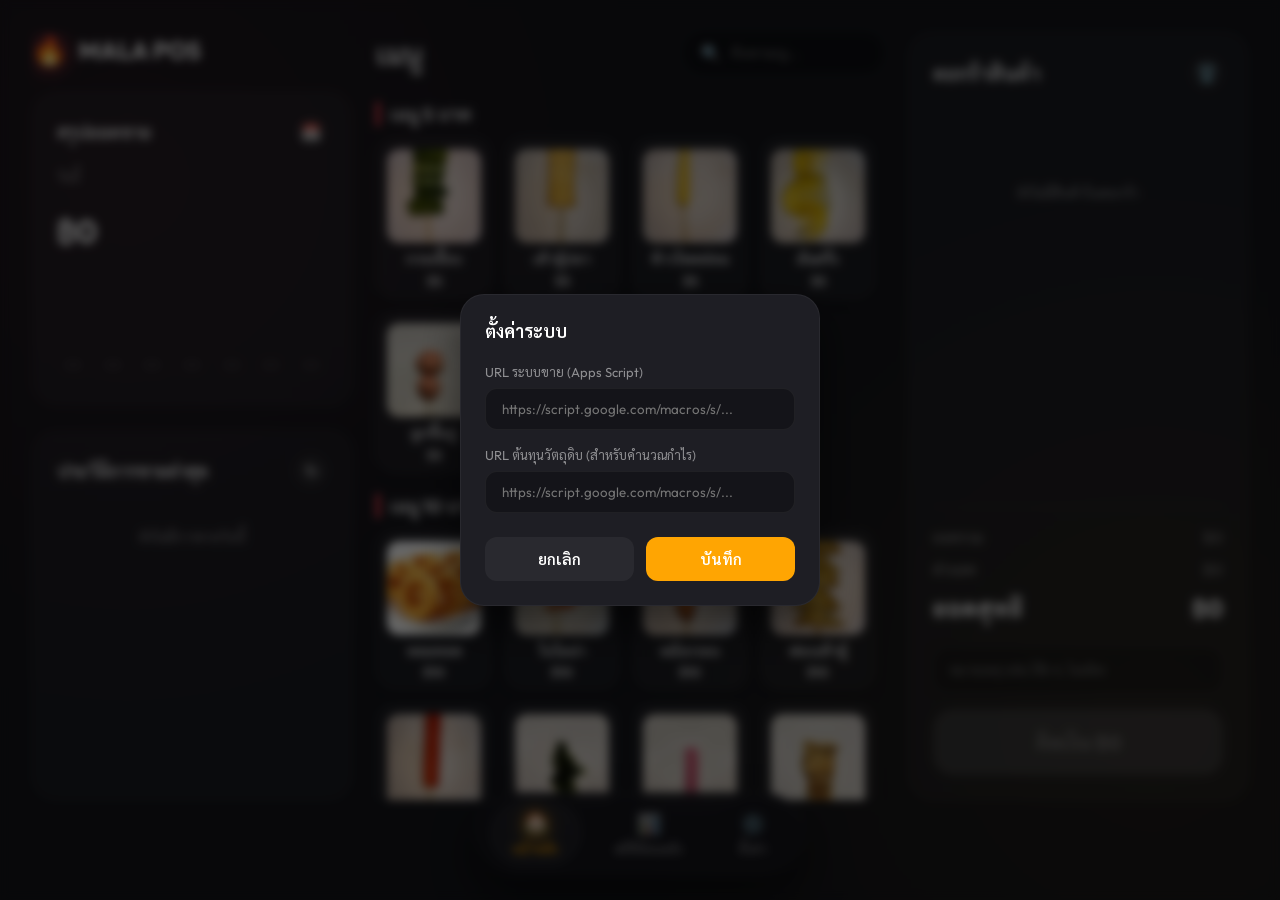
<file: pos-system/index.html>
<!DOCTYPE html>
<html lang="th">
<head>
  <meta charset="UTF-8">
  <meta name="viewport" content="width=device-width, initial-scale=1.0, maximum-scale=1.0, user-scalable=no">
  <title>MALA POS - Premium UI</title>
  <link href="https://fonts.googleapis.com/css2?family=Outfit:wght@300;400;500;600;700&family=Sarabun:wght@300;400;500;600;700&display=swap" rel="stylesheet">
  <style>
    :root {
      --bg: #14151a;
      --panel-bg: rgba(255, 255, 255, 0.03);
      --panel-border: rgba(255, 255, 255, 0.05);
      --text-main: #ffffff;
      --text-muted: rgba(255, 255, 255, 0.5);
      --primary: #ff4757;
      --accent: #ffa502;
      --success: #2ed573;
    }

    * { box-sizing: border-box; margin: 0; padding: 0; -webkit-tap-highlight-color: transparent; }
    
    body {
      font-family: 'Outfit', 'Sarabun', sans-serif;
      background-color: #000;
      color: var(--text-main);
      display: flex;
      justify-content: center;
      align-items: center;
      min-height: 100vh;
      overflow: hidden;
    }

    /* Main Container imitating iPad landscape screen */
    .app-container {
      width: 100vw;
      height: 100vh;
      max-width: 1366px;
      background: radial-gradient(circle at 10% 20%, rgba(255, 71, 87, 0.05), transparent 40%),
                  radial-gradient(circle at 90% 80%, rgba(255, 165, 2, 0.05), transparent 40%),
                  var(--bg);
      position: relative;
    }

    /* ─── VIEWS ─── */
    .view {
      width: 100%; height: 100%;
      display: none;
      gap: 24px;
      padding: 32px 32px 100px 32px;
      animation: fadeSlide 0.4s ease forwards;
    }
    .view.active { display: grid; }
    
    #view-pos { grid-template-columns: 320px 1fr 340px; }
    #view-stats { grid-template-columns: 1fr 1fr; }

    @media (max-width: 1100px) {
      .view { padding: 16px 16px 100px 16px; gap: 12px; }
      #view-pos { grid-template-columns: 250px 1fr 280px; }
    }
    @media (max-width: 850px) {
      body { overflow: auto; }
      .app-container { height: auto; min-height: 100vh; }
      .view { padding: 16px 16px 100px 16px; }
      #view-pos, #view-stats { grid-template-columns: 1fr; display: flex !important; flex-direction: column; }
      #view-pos { display: none !important; }
      #view-pos.active { display: flex !important; }
      #view-stats { display: none !important; }
      #view-stats.active { display: flex !important; }
    }

    h1, h2, h3 { font-weight: 600; letter-spacing: 0.5px; }
    
    /* ─── SCROLLBARS ─── */
    ::-webkit-scrollbar { width: 6px; height: 6px; }
    ::-webkit-scrollbar-track { background: transparent; }
    ::-webkit-scrollbar-thumb { background: rgba(255,255,255,0.1); border-radius: 10px; }
    ::-webkit-scrollbar-thumb:hover { background: rgba(255,255,255,0.2); }

    /* ─── PANELS ─── */
    .col-dash { display: flex; flex-direction: column; gap: 24px; overflow: hidden; height: 100%; }
    .brand { font-size: 24px; font-weight: 700; color: #fff; display: flex; align-items: center; gap: 12px; flex-shrink: 0;}
    .brand-icon { font-size: 28px; filter: drop-shadow(0 0 10px var(--primary)); }
    
    .panel {
      background: var(--panel-bg); border: 1px solid var(--panel-border);
      border-radius: 24px; padding: 24px; display: flex; flex-direction: column;
    }
    .panel-title {
      font-size: 18px; color: #fff; margin-bottom: 20px;
      display: flex; justify-content: space-between; align-items: center; font-weight: 600;
    }
    
    .btn-icon {
      background: rgba(255,255,255,0.05); border: none; color: #fff;
      width: 32px; height: 32px; border-radius: 50%;
      display: flex; align-items: center; justify-content: center;
      cursor: pointer; transition: 0.2s;
    }
    .btn-icon:hover { background: rgba(255,255,255,0.1); }
    
    /* ─── DASHBOARD ELEMENTS ─── */
    .sales-val { font-size: 32px; font-weight: 700; text-shadow: 0 0 20px rgba(255,255,255,0.1); }
    .sales-sub { font-size: 13px; color: var(--text-muted); margin-bottom: 24px; }
    
    .chart-container { display: flex; align-items: flex-end; justify-content: space-between; height: 120px; gap: 8px; margin-bottom: 10px; }
    .chart-bar-wrap { flex: 1; display: flex; flex-direction: column; align-items: center; justify-content: flex-end; height: 100%; }
    .chart-bar {
      width: 100%; max-width: 20px; border-radius: 6px;
      background: linear-gradient(to top, var(--accent), #ff793f);
      box-shadow: 0 0 10px rgba(255, 165, 2, 0.3); transition: height 0.8s ease;
    }
    .chart-bar.today { background: linear-gradient(to top, #1e90ff, #00d2d3); box-shadow: 0 0 10px rgba(30, 144, 255, 0.3); }
    .chart-label { font-size: 11px; color: var(--text-muted); margin-top: 8px; }
    
    .orders-list { flex: 1; overflow-y: auto; margin-right: -10px; padding-right: 10px; }
    .order-item-wrap { border-bottom: 1px solid rgba(255,255,255,0.03); }
    .order-item-wrap:last-child { border-bottom: none; }
    .order-item { padding: 12px 0; display: flex; justify-content: space-between; align-items: center; cursor: pointer; transition: 0.2s; }
    .order-item:hover { background: rgba(255,255,255,0.02); }
    .order-expanded-det { padding: 0 10px 12px 10px; font-size: 13px; color: var(--text-muted); line-height: 1.6; display: none; }
    .order-id { font-size: 15px; font-weight: 500; color: #fff; }
    .order-det { font-size: 13px; color: var(--text-muted); }
    .order-amt { font-size: 16px; font-weight: 600; color: var(--accent); }
    .empty-msg { text-align: center; color: var(--text-muted); font-size: 14px; padding: 20px 0; }

    /* ─── MENU GRID ─── */
    .col-menu { display: flex; flex-direction: column; gap: 20px; overflow: hidden; height: 100%; }
    .menu-header { display: flex; justify-content: space-between; align-items: center; flex-shrink: 0; }
    .menu-title { font-size: 28px; font-weight: 600; }
    
    .search-bar {
      background: rgba(0,0,0,0.3); border: 1px solid var(--panel-border);
      padding: 10px 16px; border-radius: 20px; display: flex; align-items: center; gap: 10px; width: 200px;
    }
    .search-bar input { background: transparent; border: none; color: #fff; font-family: inherit; font-size: 14px; outline: none; width: 100%; }
    
    .menu-grid {
      display: grid; grid-template-columns: repeat(auto-fill, minmax(105px, 1fr)); gap: 12px;
      overflow-y: auto; padding-right: 8px; padding-bottom: 20px;
    }
    .menu-category-title {
      grid-column: 1 / -1;
      font-size: 18px; font-weight: 600; color: var(--text-main);
      padding-left: 10px; border-left: 4px solid var(--primary);
      margin-top: 8px; margin-bottom: 0; display: flex; align-items: center;
    }
    .menu-card {
      border-radius: 20px; padding: 10px; text-align: center;
      background: var(--panel-bg); border: 1px solid var(--panel-border);
      cursor: pointer; transition: 0.2s; position: relative; user-select: none;
      box-shadow: inset 0 1px 1px rgba(255,255,255,0.1), 0 4px 10px rgba(0,0,0,0.2);
    }
    .menu-card:active { transform: scale(0.95); }
    
    .img-wrap {
      width: 100%; aspect-ratio: 1; border-radius: 12px; margin-bottom: 8px;
      overflow: hidden; background: rgba(0,0,0,0.2); display: flex; align-items: center; justify-content: center;
    }
    .img-wrap img { width: 100%; height: 100%; object-fit: cover; }
    .img-wrap .emoji { font-size: 42px; line-height: 1.2; filter: drop-shadow(0 4px 6px rgba(0,0,0,0.3)); }
    
    .menu-card .name { font-size: 14px; font-weight: 600; color: #fff; margin-bottom: 4px; line-height: 1.2; }
    .menu-card .price { font-size: 13px; font-weight: 700; color: rgba(255,255,255,0.8); }
    
    .badge {
      position: absolute; top: -6px; right: -6px; z-index: 10;
      background: var(--primary); color: #fff; width: 28px; height: 28px; border-radius: 50%;
      display: flex; align-items: center; justify-content: center;
      font-size: 13px; font-weight: 700; border: 2px solid #1e1e1e; box-shadow: 0 4px 10px rgba(0,0,0,0.5);
    }

    /* ─── CART ─── */
    .col-cart { display: flex; flex-direction: column; background: var(--panel-bg); border: 1px solid var(--panel-border); border-radius: 24px; padding: 24px; height: 100%; overflow: hidden; }
    .cart-header { font-size: 20px; font-weight: 600; margin-bottom: 24px; display: flex; justify-content: space-between; align-items: center; flex-shrink: 0;}
    
    .cart-list { flex: 1; overflow-y: auto; margin-right: -10px; padding-right: 10px; display: flex; flex-direction: column; gap: 16px; }
    .cart-item { display: flex; justify-content: space-between; align-items: center; }
    .cart-item-info { display: flex; align-items: center; gap: 12px; }
    .cart-item-img {
      width: 44px; height: 44px; border-radius: 12px; background: rgba(255,255,255,0.05); overflow: hidden;
      display: flex; align-items: center; justify-content: center; font-size: 24px;
    }
    .cart-item-img img { width: 100%; height: 100%; object-fit: cover; }
    .cart-item-name { font-size: 15px; font-weight: 500; color: #fff; }
    .cart-item-price { font-size: 13px; color: var(--text-muted); }
    .cart-item-qty { font-size: 15px; font-weight: 600; color: #fff; }
    .qty-ctrl { display: flex; align-items: center; gap: 12px; background: rgba(0,0,0,0.2); border-radius: 20px; padding: 4px 8px; }
    .qty-btn { background: none; border: none; color: #fff; font-size: 18px; cursor: pointer; width: 24px; height: 24px; display: flex; align-items: center; justify-content: center; transition: 0.2s;}
    .qty-btn:hover { color: var(--primary); }

    .cart-totals { margin-top: 24px; border-top: 1px solid var(--panel-border); padding-top: 20px; flex-shrink: 0; }
    .total-row { display: flex; justify-content: space-between; margin-bottom: 12px; font-size: 15px; color: var(--text-muted); }
    .total-row.grand { font-size: 24px; font-weight: 700; color: #fff; margin-bottom: 24px; margin-top: 8px; }
    
    .btn-pay {
      width: 100%; padding: 20px; border-radius: 20px; border: none;
      background: linear-gradient(135deg, #ffffff, #dcdde1);
      color: #000; font-family: inherit; font-size: 20px; font-weight: 700;
      cursor: pointer; transition: 0.2s; box-shadow: 0 10px 20px rgba(255,255,255,0.1);
    }
    .btn-pay:hover { transform: translateY(-2px); box-shadow: 0 12px 25px rgba(255,255,255,0.2); }
    .btn-pay:active { transform: scale(0.98); }
    .btn-pay:disabled { background: rgba(255,255,255,0.1); color: rgba(255,255,255,0.3); cursor: not-allowed; box-shadow: none; }

    .note-input {
      width: 100%; background: rgba(0,0,0,0.2); border: 1px solid var(--panel-border);
      padding: 14px 16px; border-radius: 16px; color: #fff; font-family: inherit; margin-bottom: 16px;
      outline: none; transition: 0.2s;
    }
    .note-input:focus { border-color: var(--text-muted); }

    /* ─── STATS VIEW SPECIFIC ─── */
    .stat-cards-grid { display: grid; grid-template-columns: repeat(3, 1fr); gap: 16px; margin-bottom: 20px; }
    .stat-card { background: rgba(0,0,0,0.2); border: 1px solid var(--panel-border); border-radius: 20px; padding: 20px; display: flex; flex-direction: column; gap: 8px;}
    .stat-card-title { font-size: 13px; color: var(--text-muted); font-weight: 500; }
    .stat-card-val { font-size: 28px; font-weight: 700; color: #fff; }
    .stat-card-val.pos { color: var(--success); text-shadow: 0 0 15px rgba(46, 213, 115, 0.3); }
    .stat-card-val.neg { color: var(--primary); text-shadow: 0 0 15px rgba(255, 71, 87, 0.3); }

    .menu-ranking-list { display: flex; flex-direction: column; gap: 12px; }
    .ranking-row { display: flex; align-items: center; gap: 12px; }
    .ranking-label { width: 120px; font-size: 14px; font-weight: 500; flex-shrink: 0; }
    .ranking-bar-bg { flex: 1; background: rgba(0,0,0,0.3); height: 24px; border-radius: 12px; overflow: hidden; display: flex; }
    .ranking-bar { height: 100%; display: flex; align-items: center; justify-content: flex-end; padding-right: 8px; font-size: 12px; font-weight: 700; color: #fff; }
    .ranking-val { width: 45px; text-align: right; font-size: 13px; color: var(--text-muted); }
    
    .hist-list { overflow-y: auto; margin-right: -10px; padding-right: 10px; height: 100%; display: flex; flex-direction: column; gap: 16px;}
    .hist-item { display: flex; justify-content: space-between; align-items: center; padding-bottom: 16px; border-bottom: 1px solid rgba(255,255,255,0.03); }
    .hist-item:last-child { border-bottom: none; }
    .hist-date { font-size: 16px; font-weight: 600; color: #fff; margin-bottom: 4px;}
    .hist-sub { font-size: 13px; color: var(--text-muted); }
    .hist-total { font-size: 20px; font-weight: 700; color: var(--accent); }

    /* ─── FLOATING BOTTOM NAV ─── */
    .bottom-nav {
      position: absolute; bottom: 24px; left: 50%; transform: translateX(-50%);
      background: rgba(20, 21, 26, 0.85); backdrop-filter: blur(20px); -webkit-backdrop-filter: blur(20px);
      border: 1px solid var(--panel-border); border-radius: 99px;
      display: flex; padding: 8px 12px; gap: 8px; z-index: 1000;
      box-shadow: 0 20px 40px rgba(0,0,0,0.5), inset 0 1px 1px rgba(255,255,255,0.1);
    }
    .nav-btn {
      background: transparent; border: none; color: var(--text-muted);
      padding: 10px 24px; border-radius: 99px; font-family: inherit; font-size: 13px; font-weight: 500;
      display: flex; flex-direction: column; align-items: center; gap: 4px; cursor: pointer; transition: 0.3s;
    }
    .nav-btn .icon { font-size: 20px; transition: 0.3s; }
    .nav-btn:hover { color: #fff; }
    .nav-btn.active { color: var(--accent); background: rgba(255,255,255,0.05); }
    .nav-btn.active .icon { transform: translateY(-2px); filter: drop-shadow(0 2px 8px var(--accent)); }

    /* ─── MODALS ─── */
    .modal-overlay {
      position: fixed; top: 0; left: 0; width: 100%; height: 100%;
      background: rgba(0,0,0,0.6); backdrop-filter: blur(5px);
      display: flex; align-items: center; justify-content: center;
      z-index: 2000; opacity: 0; pointer-events: none; transition: 0.3s;
    }
    .modal-overlay.show { opacity: 1; pointer-events: auto; }
    
    .modal-content {
      background: #1e1e24; border: 1px solid var(--panel-border); border-radius: 24px;
      padding: 24px; width: 100%; max-width: 360px;
      transform: translateY(20px); transition: 0.3s; box-shadow: 0 20px 40px rgba(0,0,0,0.5);
    }
    .modal-overlay.show .modal-content { transform: translateY(0); }
    
    .modal-title { font-size: 18px; font-weight: 600; color: #fff; margin-bottom: 20px; }
    
    .input-group { margin-bottom: 16px; }
    .input-group label { display: block; font-size: 13px; color: var(--text-muted); margin-bottom: 8px; }
    .input-group input {
      width: 100%; background: rgba(0,0,0,0.3); border: 1px solid var(--panel-border);
      padding: 12px 16px; border-radius: 12px; color: #fff; font-family: inherit;
      outline: none; transition: 0.2s;
    }
    .input-group input:focus { border-color: var(--accent); }
    .input-group input[type="date"] { color-scheme: dark; }
    
    .modal-actions { display: flex; gap: 12px; margin-top: 24px; }
    .btn-modal {
      flex: 1; padding: 12px; border-radius: 12px; border: none; font-family: inherit; font-size: 15px; font-weight: 600;
      cursor: pointer; transition: 0.2s;
    }
    .btn-cancel { background: rgba(255,255,255,0.05); color: #fff; }
    .btn-cancel:hover { background: rgba(255,255,255,0.1); }
    .btn-confirm { background: var(--accent); color: #fff; }
    .btn-confirm:hover { background: #ff9f1a; }

    /* ─── TOAST & TOOLTIP ─── */
    .toast {
      position: fixed; top: 30px; left: 50%; transform: translateX(-50%) translateY(-20px);
      background: var(--success); color: #000; padding: 12px 24px; border-radius: 99px;
      font-size: 15px; font-weight: 600; opacity: 0; pointer-events: none; transition: 0.3s; z-index: 3000;
      box-shadow: 0 10px 20px rgba(46, 213, 115, 0.3);
    }
    .toast.show { opacity: 1; transform: translateX(-50%) translateY(0); }
    .toast.error { background: var(--primary); color: #fff; box-shadow: 0 10px 20px rgba(255, 71, 87, 0.3); }

    [data-tooltip] { position: relative; }
    [data-tooltip]::after {
      content: attr(data-tooltip); position: absolute; bottom: 110%; left: 50%; transform: translateX(-50%);
      background: rgba(0,0,0,0.8); color: #fff; padding: 6px 10px; border-radius: 8px; font-size: 12px;
      white-space: nowrap; opacity: 0; pointer-events: none; transition: 0.2s; z-index: 100;
    }
    [data-tooltip]:hover::after { opacity: 1; }

    @keyframes fadeSlide {
      0% { opacity: 0; transform: translateY(10px); }
      100% { opacity: 1; transform: translateY(0); }
    }
  </style>
</head>
<body>

<div class="app-container">
  
  <!-- ================= VIEW: POS (Selling) ================= -->
  <div id="view-pos" class="view active">
    <!-- COLUMN 1: DASHBOARD -->
    <div class="col-dash">
      <div class="brand">
        <span class="brand-icon">🔥</span>
        MALA POS
      </div>
      
      <div class="panel" style="flex-shrink: 0;">
        <div class="panel-title">
          <span>สรุปยอดขาย</span>
          <button class="btn-icon" onclick="openDateModal()" data-tooltip="เลือกวันที่"><span style="font-size:16px">📅</span></button>
        </div>
        
        <div class="sales-sub" id="dash-date-label">วันนี้</div>
        <div class="sales-val" id="dash-total">฿0</div>
        
        <div class="chart-container" id="dash-chart">
          <!-- Bars injected via JS -->
        </div>
      </div>
      
      <div class="panel" style="flex: 1; overflow: hidden;">
        <div class="panel-title">
          <span>ประวัติการขายล่าสุด</span>
          <button class="btn-icon" onclick="fetchFromSheet()" data-tooltip="รีเฟรช"><span style="font-size:16px">↻</span></button>
        </div>
        <div class="orders-list" id="recent-orders">
          <div class="empty-msg">ยังไม่มีการขายวันนี้</div>
        </div>
      </div>
    </div>
    
    <!-- COLUMN 2: MENU -->
    <div class="col-menu">
      <div class="menu-header">
        <h1 class="menu-title">เมนู</h1>
        <div class="search-bar">
          <span>🔍</span>
          <input type="text" id="search-input" placeholder="ค้นหาเมนู..." oninput="filterMenu()">
        </div>
      </div>
      
      <div class="menu-grid" id="menu-grid">
        <!-- Cards injected via JS -->
      </div>
    </div>
    
    <!-- COLUMN 3: ORDER SUMMARY -->
    <div class="col-cart">
      <div class="cart-header">
        <span>ตะกร้าสินค้า</span>
        <button class="btn-icon" onclick="clearCart()" data-tooltip="ล้างตะกร้า"><span style="font-size:16px">🗑️</span></button>
      </div>
      
      <div class="cart-list" id="cart-list">
        <div class="empty-msg" style="margin-top: 50px;">ยังไม่มีสินค้าในตะกร้า</div>
      </div>
      
      <div class="cart-totals">
        <div class="total-row">
          <span>ยอดรวม</span>
          <span id="cart-subtotal">฿0</span>
        </div>
        <div class="total-row">
          <span>ส่วนลด</span>
          <span>฿0</span>
        </div>
        <div class="total-row grand">
          <span>ยอดสุทธิ</span>
          <span id="cart-total">฿0</span>
        </div>
        
        <input type="text" class="note-input" id="f-note" placeholder="หมายเหตุ (เช่น โต๊ะ 5, ไม่เผ็ด)">
        
        <button class="btn-pay" id="btn-pay" onclick="submitSale()" disabled>คิดเงิน ฿0</button>
      </div>
    </div>
  </div>


  <!-- ================= VIEW: STATS & HISTORY ================= -->
  <div id="view-stats" class="view">
    <!-- LEFT: Grand Totals & Menu Ranking -->
    <div class="col-dash" style="overflow-y:auto; padding-right:10px;">
      <div class="brand" style="margin-bottom: 8px;">
        <span class="brand-icon">📊</span> สถิติและประวัติการขาย
      </div>
      
      <!-- Grand Totals Panel -->
      <div class="panel" style="flex-shrink: 0;">
        <div class="panel-title">
          <span>สรุปภาพรวมทั้งหมด (All-time)</span>
          <button class="btn-icon" onclick="fetchSummary()" data-tooltip="อัปเดตข้อมูล"><span style="font-size:16px">↻</span></button>
        </div>
        
        <div class="stat-cards-grid">
          <div class="stat-card">
            <div class="stat-card-title">ยอดขายรวม</div>
            <div class="stat-card-val" id="stat-total-rev">฿0</div>
          </div>
          <div class="stat-card">
            <div class="stat-card-title">บิลทั้งหมด / จำนวนไม้</div>
            <div class="stat-card-val" id="stat-total-ord" style="font-size: 20px; line-height: 1.5; color:var(--text-main);">0 / 0</div>
          </div>
          <div class="stat-card">
            <div class="stat-card-title">กำไรสุทธิ (หักต้นทุน)</div>
            <div class="stat-card-val" id="stat-total-profit">—</div>
          </div>
        </div>
      </div>

      <!-- Menu Ranking Panel -->
      <div class="panel" style="flex: 1;">
        <div class="panel-title">🏆 อันดับเมนูขายดี</div>
        <div class="menu-ranking-list" id="menu-ranking-list">
          <div class="empty-msg">กำลังโหลดข้อมูลอันดับเมนู...</div>
        </div>
      </div>
    </div>

    <!-- RIGHT: History Log -->
    <div class="col-dash" style="overflow-y:auto; padding-right:10px;">
      <div class="panel" style="height: 100%;">
        <div class="panel-title">ประวัติการขายรายวันย้อนหลัง</div>
        <div class="hist-list" id="hist-list">
          <div class="empty-msg">กำลังโหลดข้อมูลประวัติ...</div>
        </div>
      </div>
    </div>
  </div>


  <!-- ================= BOTTOM FLOATING NAV ================= -->
  <div class="bottom-nav">
    <button class="nav-btn active" id="nav-pos" onclick="switchView('pos')">
      <span class="icon">🏠</span>
      หน้าหลัก
    </button>
    <button class="nav-btn" id="nav-stats" onclick="switchView('stats')">
      <span class="icon">📊</span>
      สถิติย้อนหลัง
    </button>
    <button class="nav-btn" onclick="openSettingsModal()">
      <span class="icon">⚙️</span>
      ตั้งค่า
    </button>
  </div>
  
</div>

<!-- DATE PICKER MODAL -->
<div class="modal-overlay" id="modal-date">
  <div class="modal-content">
    <div class="modal-title">เลือกวันที่ดูยอดขาย</div>
    <div class="input-group">
      <label>ตั้งแต่วันที่</label>
      <input type="date" id="date-start">
    </div>
    <div class="input-group">
      <label>ถึงวันที่</label>
      <input type="date" id="date-end">
    </div>
    <div class="modal-actions">
      <button class="btn-modal btn-cancel" onclick="closeModal('modal-date')">ยกเลิก</button>
      <button class="btn-modal btn-confirm" onclick="applyDateFilter()">ตกลง</button>
    </div>
  </div>
</div>

<!-- SETTINGS MODAL -->
<div class="modal-overlay" id="modal-settings">
  <div class="modal-content">
    <div class="modal-title">ตั้งค่าระบบ</div>
    <div class="input-group">
      <label>URL ระบบขาย (Apps Script)</label>
      <input type="text" id="script-url" placeholder="https://script.google.com/macros/s/...">
    </div>
    <div class="input-group">
      <label>URL ต้นทุนวัตถุดิบ (สำหรับคำนวณกำไร)</label>
      <input type="text" id="script-url-cost" placeholder="https://script.google.com/macros/s/...">
    </div>
    <div class="modal-actions">
      <button class="btn-modal btn-cancel" onclick="closeModal('modal-settings')">ยกเลิก</button>
      <button class="btn-modal btn-confirm" onclick="saveConfig()">บันทึก</button>
    </div>
  </div>
</div>

<div class="toast" id="toast">สำเร็จ!</div>

<script>
/* ─── DATA ─── */
const MENU = [
  {id:'กระเจี๊ยบ', price:5, img:'[data-uri]'},
  {id:'เต้าหู้ปลา', price:5, img:'[data-uri]'},
  {id:'ข้าวโพดอ่อน', price:5, img:'[data-uri]'},
  {id:'มันฝรั่ง', price:5, img:'[data-uri]'},
  {id:'ลูกชิ้นปู', price:5, img:'[data-uri]'},
  {id:'เห็ดออริจิ', price:5, img:'[data-uri]'},
  {id:'หอมทอด', price:10, img:'[data-uri]'},
  {id:'โบโลน่า', price:10, img:'[data-uri]'},
  {id:'หนังกรอบ', price:10, img:'[data-uri]'},
  {id:'ฟองเต้าหู้', price:10, img:'[data-uri]'},
  {id:'ปูอัด', price:10, img:'[data-uri]'},
  {id:'สาหร่ายวากาเมะ', price:10, img:'[data-uri]'},
  {id:'ไส้กรอกนม', price:10, img:'[data-uri]'},
  {id:'เต้าหู้โมคิ', price:10, img:'[data-uri]'},
  {id:'ไส้กรอกแดง', price:10, img:'[data-uri]'},
  {id:'เห็ดเข็มทอง', price:10, img:'[data-uri]'},
  {id:'ปลาดอลลี่', price:10, img:'[data-uri]'},
  {id:'ไส้กรอกชีส', price:13, img:'[data-uri]'},
  {id:'ค็อกเทลพันเบคอน', price:13, img:'[data-uri]'},
  {id:'หมูสามชั้น', price:13, img:'[data-uri]'},
  {id:'เต้าหู้ชีส', price:13, img:'[data-uri]'},
  {id:'ทูโทนไข่กุ้ง', price:13, img:'[data-uri]'}
];

let cart = {};
let log = []; // today's log
let summaryData = []; // daily summary
let menuSummary = []; // all-time menu summary
let costRounds = []; // cost data
let cfg = { url: '', urlCost: '' };
const chartColors = ['#ff4757', '#ffa502', '#2ed573', '#1e90ff', '#a55eea', '#ff7f50', '#7bed9f'];

/* ─── INITIALIZATION ─── */
function init() {
  loadConfig();
  renderMenu(MENU);
  
  if (cfg.url) {
    document.getElementById('script-url').value = cfg.url;
    document.getElementById('script-url-cost').value = cfg.urlCost || '';
    fetchFromSheet();
    fetchSummary();
  } else {
    openSettingsModal();
    renderEmptyChart();
  }
}

function loadConfig() {
  try { const s = localStorage.getItem('mala_cfg_v3'); if(s) cfg = JSON.parse(s); } catch(e){}
}
function saveConfig() {
  cfg.url = document.getElementById('script-url').value.trim();
  cfg.urlCost = document.getElementById('script-url-cost').value.trim();
  localStorage.setItem('mala_cfg_v3', JSON.stringify(cfg));
  closeModal('modal-settings');
  if(cfg.url) { fetchFromSheet(); fetchSummary(); toast('บันทึกการตั้งค่าเรียบร้อย'); }
}

function switchView(viewName) {
  document.querySelectorAll('.view').forEach(v => v.classList.remove('active'));
  document.getElementById('view-' + viewName).classList.add('active');
  
  document.getElementById('nav-pos').classList.remove('active');
  document.getElementById('nav-stats').classList.remove('active');
  document.getElementById('nav-' + viewName).classList.add('active');
  
  if (viewName === 'stats') {
    renderStatsView();
  }
}

/* ─── MENU & CART ─── */
function renderMenu(items) {
  const grid = document.getElementById('menu-grid');
  
  if (items.length === 0) {
    grid.innerHTML = '<div class="menu-category-title" style="border:none; color:var(--text-muted); justify-content:center; width:100%;">ไม่พบเมนูที่ค้นหา</div>';
    return;
  }

  // Group by price
  const groups = {};
  items.forEach(m => {
    if (!groups[m.price]) groups[m.price] = [];
    groups[m.price].push(m);
  });

  // Sort prices ascending
  const prices = Object.keys(groups).map(Number).sort((a,b) => a - b);

  grid.innerHTML = prices.map(p => `
    <div class="menu-category-title">เมนู ${p} บาท</div>
    ${groups[p].map(m => {
      const visual = m.img 
        ? `<img src="${m.img}" alt="${m.id}" loading="lazy">` 
        : `<div class="emoji">${m.emoji}</div>`;
        
      return `
        <div class="menu-card" onclick="addToCart('${m.id}')">
          ${cart[m.id] ? `<div class="badge">${cart[m.id]}</div>` : ''}
          <div class="img-wrap">
            ${visual}
          </div>
          <div class="name">${m.id}</div>
          <div class="price">฿${m.price}</div>
        </div>
      `;
    }).join('')}
  `).join('');
}

function filterMenu() {
  const q = document.getElementById('search-input').value.toLowerCase();
  renderMenu(MENU.filter(m => m.id.toLowerCase().includes(q)));
}

function addToCart(id) {
  cart[id] = (cart[id] || 0) + 1;
  updateCartUI();
  renderMenu(MENU);
}

function updateCartQty(id, delta) {
  cart[id] += delta;
  if (cart[id] <= 0) delete cart[id];
  updateCartUI();
  renderMenu(MENU);
}

function clearCart() {
  cart = {};
  updateCartUI();
  renderMenu(MENU);
}

function updateCartUI() {
  const list = document.getElementById('cart-list');
  const ids = Object.keys(cart);
  let total = 0;
  
  if (ids.length === 0) {
    list.innerHTML = '<div class="empty-msg" style="margin-top: 50px;">ยังไม่มีสินค้าในตะกร้า</div>';
    document.getElementById('cart-subtotal').textContent = '฿0';
    document.getElementById('cart-total').textContent = '฿0';
    const btn = document.getElementById('btn-pay');
    btn.textContent = 'คิดเงิน ฿0';
    btn.disabled = true;
    return;
  }
  
  list.innerHTML = ids.map(id => {
    const m = MENU.find(x => x.id === id);
    if(!m) return '';
    const sub = m.price * cart[id];
    total += sub;
    const visual = m.img ? `<img src="${m.img}" alt="${m.id}">` : m.emoji;
      
    return `
      <div class="cart-item">
        <div class="cart-item-info">
          <div class="cart-item-img">${visual}</div>
          <div>
            <div class="cart-item-name">${m.id}</div>
            <div class="cart-item-price">฿${m.price}</div>
          </div>
        </div>
        <div class="qty-ctrl">
          <button class="qty-btn" onclick="updateCartQty('${id}', -1)">-</button>
          <span class="cart-item-qty">${cart[id]}</span>
          <button class="qty-btn" onclick="updateCartQty('${id}', 1)">+</button>
        </div>
      </div>
    `;
  }).join('');
  
  document.getElementById('cart-subtotal').textContent = '฿' + total.toLocaleString();
  document.getElementById('cart-total').textContent = '฿' + total.toLocaleString();
  
  const btn = document.getElementById('btn-pay');
  btn.textContent = 'คิดเงิน ฿' + total.toLocaleString();
  btn.disabled = false;
}

/* ─── API & POS DASHBOARD ─── */
function getDateStr() {
  const d = new Date();
  return `${String(d.getDate()).padStart(2,'0')}${String(d.getMonth()+1).padStart(2,'0')}${d.getFullYear()+543}`;
}

async function submitSale() {
  if(!cfg.url) { toast('กรุณาตั้งค่า URL ก่อน', true); return; }
  
  const btn = document.getElementById('btn-pay');
  btn.disabled = true; btn.textContent = 'กำลังบันทึก...';
  
  const ids = Object.keys(cart);
  let totalAmt = 0, totalSticks = 0;
  const items = [];
  ids.forEach(id => {
    const m = MENU.find(x => x.id === id);
    if(m) {
      totalAmt += m.price * cart[id];
      totalSticks += cart[id];
      items.push({ name: id, qty: cart[id], price: m.price, subtotal: m.price * cart[id] });
    }
  });
  const note = document.getElementById('f-note').value.trim();
  const time = new Date().toLocaleTimeString('th-TH', {hour:'2-digit', minute:'2-digit'});
  const itemsDetail = items.map(i => `${i.name}×${i.qty}`).join(',');
  
  try {
     let localHist = JSON.parse(localStorage.getItem('mala_local_orders') || '[]');
     localHist.push({ date: getDateStr(), time: time, amount: totalAmt, itemsDetail: itemsDetail });
     if(localHist.length > 200) localHist = localHist.slice(-200);
     localStorage.setItem('mala_local_orders', JSON.stringify(localHist));
  } catch(e){}
  
  try {
    await fetch(cfg.url, {
      method: 'POST', mode: 'no-cors', headers: {'Content-Type':'application/json'},
      body: JSON.stringify({
        date: getDateStr(), time, sticks: totalSticks, amount: totalAmt, note,
        itemsDetail: items.map(i => `${i.name}×${i.qty}`).join(', '),
        itemsJson: JSON.stringify(items)
      })
    });
    toast('บันทึกยอดขายสำเร็จ!');
    clearCart();
    document.getElementById('f-note').value = '';
    setTimeout(fetchFromSheet, 1000);
  } catch(e) {
    toast('เกิดข้อผิดพลาด: ' + e.message, true);
  } finally {
    if(Object.keys(cart).length > 0) btn.disabled = false;
    updateCartUI(); // resets button text
  }
}

async function fetchFromSheet() {
  if(!cfg.url) return;
  try {
    const res = await fetch(cfg.url + '?date=' + encodeURIComponent(getDateStr()));
    const data = await res.json();
    log = (data.rows || []).map(r => ({ ...r, amount: +r.amount })).reverse();
    renderRecentOrders();
    if(document.getElementById('dash-date-label').textContent === 'วันนี้') {
      const tot = log.reduce((s,r) => s + r.amount, 0);
      document.getElementById('dash-total').textContent = '฿' + tot.toLocaleString();
    }
  } catch(e) { console.error('Fetch error', e); }
}

async function fetchSummary() {
  if(!cfg.url) return;
  try {
    const res = await fetch(cfg.url + '?action=getSummary');
    const d = await res.json();
    summaryData = (d.summary || []).map(r => ({ date: String(r.date).padStart(8,'0'), total: +r.total, orders: +r.orders, sticks: +r.sticks }));
    summaryData.sort((a,b) => {
      let dA = a.date.slice(4,8) + a.date.slice(2,4) + a.date.slice(0,2);
      let dB = b.date.slice(4,8) + b.date.slice(2,4) + b.date.slice(0,2);
      return dA > dB ? 1 : -1;
    });
    menuSummary = d.menuSummary || [];
    
    if(cfg.urlCost) {
      try {
        const rc = await fetch(cfg.urlCost + '?action=getRounds');
        const rcd = await rc.json();
        costRounds = rcd.rounds || [];
      } catch(e) {}
    }
    
    renderChart(summaryData.slice(-7)); // default show last 7 days
    if(document.getElementById('view-stats').classList.contains('active')) renderStatsView();
  } catch(e) {}
}

function toggleOrderDetails(idx) {
  const det = document.getElementById('order-det-' + idx);
  const icon = document.getElementById('order-icon-' + idx);
  if (det.style.display === 'none') {
    det.style.display = 'block';
    icon.textContent = '▲';
  } else {
    det.style.display = 'none';
    icon.textContent = '▼';
  }
}

function renderRecentOrders() {
  const list = document.getElementById('recent-orders');
  if(!log.length) { list.innerHTML = '<div class="empty-msg">ยังไม่มีการขายวันนี้</div>'; return; }
  
  let localHist = [];
  try { localHist = JSON.parse(localStorage.getItem('mala_local_orders') || '[]'); } catch(e){}

  list.innerHTML = log.map((r, i) => {
    let det = r.itemsDetail || r['รายการ'] || r.items;
    if (!det) {
       const localMatch = localHist.find(x => x.date === getDateStr() && x.time === r.time && x.amount === r.amount);
       if (localMatch) det = localMatch.itemsDetail;
    }

    return `
    <div class="order-item-wrap" style="animation: fadeSlide 0.3s ease ${i*0.05}s both;">
      <div class="order-item" onclick="toggleOrderDetails(${i})">
        <div>
          <div class="order-id">ออเดอร์เวลา ${r.time}</div>
          <div class="order-det">${r.sticks} ไม้ ${r.note ? ` • ${r.note}` : ''}</div>
        </div>
        <div style="display:flex; align-items:center; gap:10px;">
          <div class="order-amt">฿${r.amount.toLocaleString()}</div>
          <span id="order-icon-${i}" style="font-size:10px; color:var(--text-muted);">▼</span>
        </div>
      </div>
      <div id="order-det-${i}" class="order-expanded-det" style="display:none; padding-top: 8px;">
        ${det 
          ? det.split(',').map(item => `<span style="display:inline-block; background:rgba(255,255,255,0.1); padding:4px 8px; border-radius:6px; margin:0 4px 4px 0; font-size:12px;">${item.trim()}</span>`).join('') 
          : '<span style="color:var(--primary); font-size:12px;">ไม่พบรายละเอียดรายการ (ออเดอร์เก่า)</span>'}
      </div>
    </div>
  `}).join('');
}

function renderEmptyChart() {
  const chart = document.getElementById('dash-chart');
  chart.innerHTML = [1,2,3,4,5,6,7].map(() => `
    <div class="chart-bar-wrap">
      <div class="chart-bar" style="height: 10%; background: rgba(255,255,255,0.05); box-shadow:none;"></div>
    </div>
  `).join('');
}

function renderChart(dataArr) {
  const chart = document.getElementById('dash-chart');
  if(!dataArr.length) { renderEmptyChart(); return; }
  
  const maxVal = Math.max(...dataArr.map(d => d.total), 1);
  const todayVal = getDateStr();
  
  chart.innerHTML = dataArr.map((d, i) => {
    const pct = Math.max(Math.round((d.total / maxVal) * 100), 5);
    const isToday = d.date === todayVal;
    const lbl = d.date.length === 8 ? `${d.date.slice(0,2)}/${d.date.slice(2,4)}` : '';
    return `
      <div class="chart-bar-wrap" style="animation: fadeSlide 0.4s ease ${i*0.05}s both;" data-tooltip="฿${d.total.toLocaleString()}">
        <div class="chart-bar ${isToday ? 'today' : ''}" style="height: ${pct}%"></div>
        <div class="chart-label">${lbl}</div>
      </div>
    `;
  }).join('');
}

/* ─── STATS & HISTORY VIEW ─── */
function renderStatsView() {
  if (summaryData.length === 0) return; // wait for fetch
  
  // Grand Totals
  const totalRev = summaryData.reduce((s, r) => s + r.total, 0);
  const totalOrd = summaryData.reduce((s, r) => s + r.orders, 0);
  const totalStks = summaryData.reduce((s, r) => s + r.sticks, 0);
  const totalCost = costRounds.reduce((s, r) => s + Number(r.total || 0), 0);
  const profit = totalRev - totalCost;

  document.getElementById('stat-total-rev').textContent = '฿' + totalRev.toLocaleString();
  document.getElementById('stat-total-ord').textContent = `${totalOrd.toLocaleString()} / ${totalStks.toLocaleString()}`;
  
  const profitEl = document.getElementById('stat-total-profit');
  if (cfg.urlCost && costRounds.length > 0) {
    profitEl.textContent = (profit >= 0 ? '+' : '') + '฿' + profit.toLocaleString();
    profitEl.className = 'stat-card-val ' + (profit >= 0 ? 'pos' : 'neg');
  } else {
    profitEl.textContent = '—';
    profitEl.className = 'stat-card-val';
  }

  // Menu Ranking
  const menuList = document.getElementById('menu-ranking-list');
  if (!menuSummary || menuSummary.length === 0) {
    menuList.innerHTML = '<div class="empty-msg">ไม่มีข้อมูลเมนู</div>';
  } else {
    const sorted = [...menuSummary].sort((a,b) => b.count - a.count);
    const maxCount = Math.max(...sorted.map(m => m.count), 1);
    const rankEmoji = ['🥇', '🥈', '🥉'];
    
    menuList.innerHTML = sorted.map((m, i) => {
      const pct = Math.round((m.count / maxCount) * 100);
      const share = totalStks > 0 ? ((m.count / totalStks) * 100).toFixed(1) : 0;
      const r = i < 3 ? rankEmoji[i] : `${i+1}.`;
      const color = chartColors[i % chartColors.length];
      
      return `
        <div class="ranking-row" style="animation: fadeSlide 0.3s ease ${i*0.03}s both">
          <div class="ranking-label">${r} ${m.name}</div>
          <div class="ranking-bar-bg">
            <div class="ranking-bar" style="width: ${pct}%; background: ${color}; min-width: ${m.count > 0 ? 30 : 0}px;">
              ${m.count}
            </div>
          </div>
          <div class="ranking-val">${share}%</div>
        </div>
      `;
    }).join('');
  }
  
  // History List
  const histList = document.getElementById('hist-list');
  const histSorted = [...summaryData].reverse();
  histList.innerHTML = histSorted.map((r, i) => {
    const isToday = r.date === getDateStr();
    const lbl = r.date.length === 8 ? `${r.date.slice(0,2)}/${r.date.slice(2,4)}/${r.date.slice(4)}` : r.date;
    return `
      <div class="hist-item" style="animation: fadeSlide 0.3s ease ${i*0.04}s both">
        <div>
          <div class="hist-date">${isToday ? '✨ ' : ''}${lbl}</div>
          <div class="hist-sub">${r.orders} บิล • ${r.sticks} ไม้</div>
        </div>
        <div class="hist-total">฿${r.total.toLocaleString()}</div>
      </div>
    `;
  }).join('');
}

/* ─── MODALS & UTILS ─── */
function openModal(id) { document.getElementById(id).classList.add('show'); }
function closeModal(id) { document.getElementById(id).classList.remove('show'); }

function openDateModal() {
  openModal('modal-date');
  if(!document.getElementById('date-start').value) {
    const today = new Date().toISOString().split('T')[0];
    document.getElementById('date-start').value = today;
    document.getElementById('date-end').value = today;
  }
}
function openSettingsModal() { openModal('modal-settings'); }

function applyDateFilter() {
  const s = document.getElementById('date-start').value;
  const e = document.getElementById('date-end').value;
  closeModal('modal-date');
  
  if(!s || !e) return;
  const start = new Date(s); const end = new Date(e);
  
  const filtered = summaryData.filter(r => {
    const d = new Date(r.date.slice(4,8) + '-' + r.date.slice(2,4) + '-' + r.date.slice(0,2));
    return d >= start && d <= end;
  });
  
  document.getElementById('dash-date-label').textContent = `${start.toLocaleDateString('en-GB')} - ${end.toLocaleDateString('en-GB')}`;
  
  const tot = filtered.reduce((acc, r) => acc + r.total, 0);
  document.getElementById('dash-total').textContent = '฿' + tot.toLocaleString();
  
  renderChart(filtered.length > 10 ? filtered.slice(0,10) : filtered);
}

function toast(msg, isError = false) {
  const t = document.getElementById('toast');
  t.textContent = msg;
  t.className = 'toast show' + (isError ? ' error' : '');
  clearTimeout(window._tTimer);
  window._tTimer = setTimeout(() => t.classList.remove('show'), 3000);
}

init();
</script>
</body>
</html>
</file>
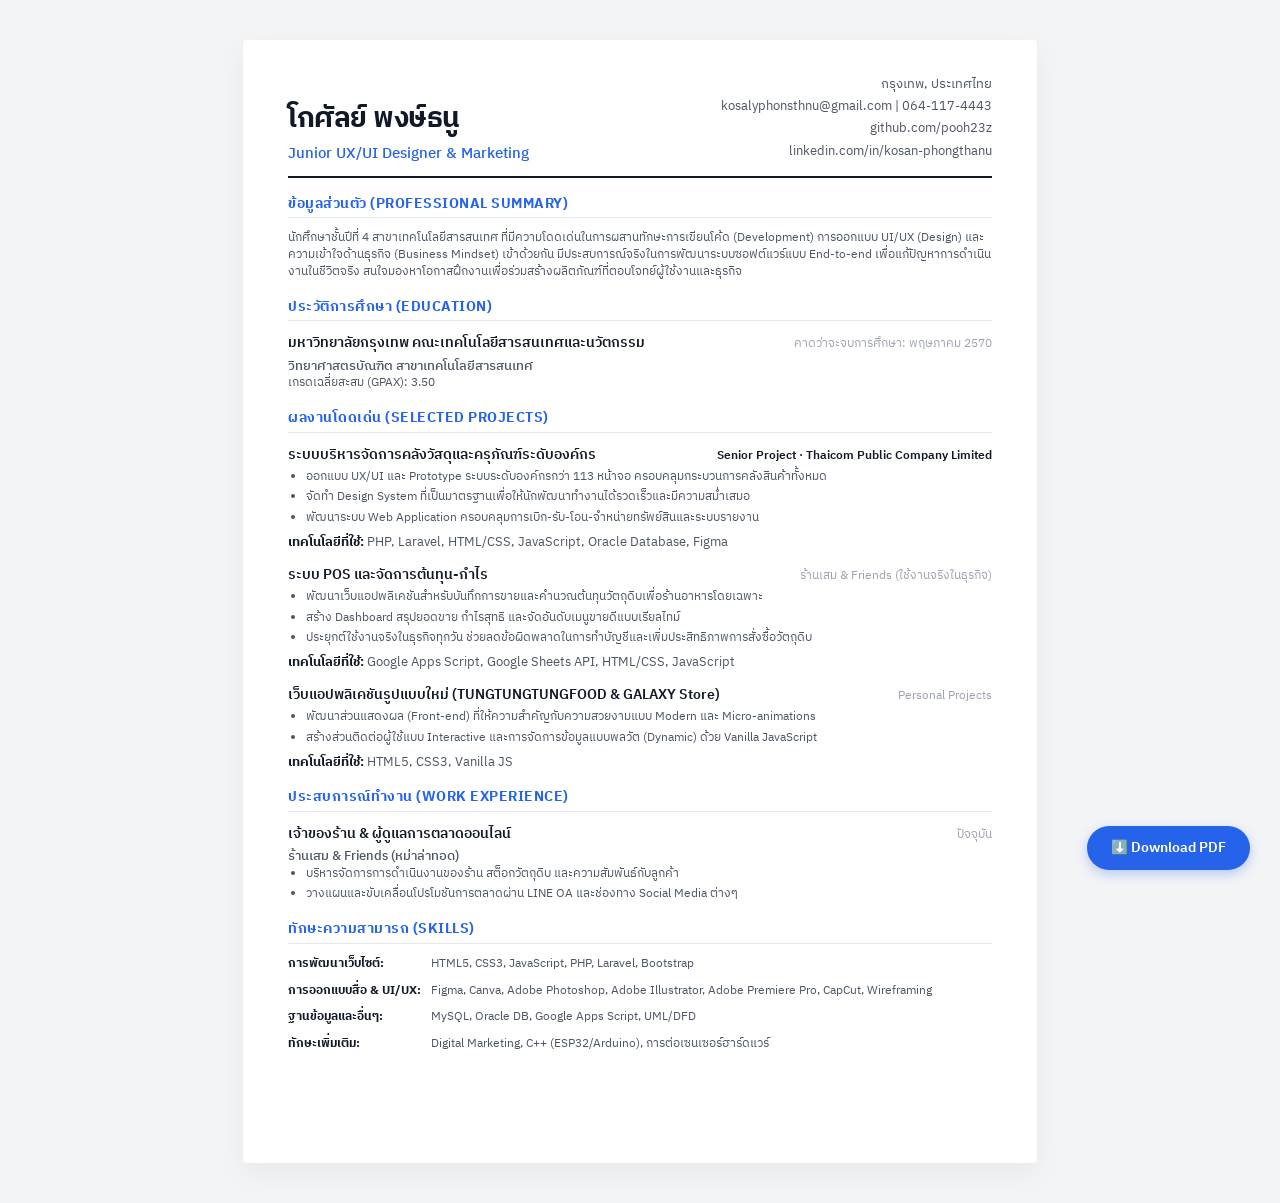
<file: resume-th.html>
<!DOCTYPE html>
<html lang="th">
<head>
  <meta charset="UTF-8">
  <meta name="viewport" content="width=device-width, initial-scale=1.0">
  <title>โกศัลย์ พงษ์ธนู - เรซูเม่</title>
  <link rel="preconnect" href="https://fonts.googleapis.com">
  <link rel="preconnect" href="https://fonts.gstatic.com" crossorigin>
  <link href="https://fonts.googleapis.com/css2?family=IBM+Plex+Sans+Thai:wght@300;400;500;600;700&display=swap" rel="stylesheet">
  <style>
    :root {
      --ink: #111827;
      --slate: #4B5563;
      --light-slate: #9CA3AF;
      --bg: #FFFFFF;
      --primary: #2563EB;
      --border: #E5E7EB;
    }

    * {
      box-sizing: border-box;
      margin: 0;
      padding: 0;
    }

    body {
      font-family: 'IBM Plex Sans Thai', sans-serif;
      background-color: #F3F4F6;
      color: var(--ink);
      line-height: 1.4;
      font-size: 12px;
      -webkit-font-smoothing: antialiased;
    }

    .page {
      background: var(--bg);
      width: 210mm; /* A4 width */
      height: 297mm; /* A4 height */
      margin: 40px auto;
      padding: 35px 45px;
      box-shadow: 0 10px 30px rgba(0, 0, 0, 0.05);
      border-radius: 4px;
      overflow: hidden; /* Prevent spill over */
    }

    /* Print settings */
    @page {
      size: A4;
      margin: 0;
    }
    @media print {
      body {
        background: none;
      }
      .page {
        margin: 0 !important;
        box-shadow: none;
        padding: 25px 35px !important;
        width: 210mm;
        height: 297mm;
        overflow: hidden;
      }
      .section {
        margin-bottom: 12px !important;
      }
      .no-print {
        display: none !important;
      }
    }

    header {
      border-bottom: 2px solid var(--ink);
      padding-bottom: 12px;
      margin-bottom: 16px;
      display: flex;
      justify-content: space-between;
      align-items: flex-end;
    }

    .name-role h1 {
      font-size: 28px;
      font-weight: 700;
      letter-spacing: -0.5px;
      margin-bottom: 4px;
      color: var(--ink);
    }

    .name-role h2 {
      font-size: 15px;
      font-weight: 500;
      color: var(--primary);
    }

    .contact-info {
      text-align: right;
      font-size: 13px;
      color: var(--slate);
    }

    .contact-info a {
      color: inherit;
      text-decoration: none;
    }

    .contact-info a:hover {
      text-decoration: underline;
    }

    .contact-info div {
      margin-bottom: 4px;
    }

    .section {
      margin-bottom: 16px;
    }

    .section-title {
      font-size: 14px;
      font-weight: 700;
      color: var(--primary);
      text-transform: uppercase;
      letter-spacing: 0.5px;
      border-bottom: 1px solid var(--border);
      padding-bottom: 4px;
      margin-bottom: 12px;
    }

    .item {
      margin-bottom: 14px;
    }

    .item-header {
      display: flex;
      justify-content: space-between;
      align-items: baseline;
      margin-bottom: 4px;
    }

    .item-title {
      font-size: 14px;
      font-weight: 600;
      color: var(--ink);
    }

    .item-meta {
      font-size: 13px;
      font-weight: 500;
      color: var(--slate);
    }

    .item-date {
      font-size: 12px;
      color: var(--light-slate);
      font-variant-numeric: tabular-nums;
    }

    .item-desc {
      color: var(--slate);
      margin-bottom: 8px;
    }

    ul.bullets {
      list-style-type: disc;
      padding-left: 18px;
      color: var(--slate);
    }

    ul.bullets li {
      margin-bottom: 4px;
    }
    
    .tech-stack {
      font-size: 13px;
      color: var(--slate);
      margin-top: 6px;
    }
    
    .tech-stack strong {
      color: var(--ink);
    }

    /* Skills */
    .skills-category {
      margin-bottom: 10px;
    }
    .skills-category strong {
      display: inline-block;
      width: 140px;
      color: var(--ink);
    }
    .skills-category span {
      color: var(--slate);
    }

    /* Floating Print Button */
    .print-btn {
      position: fixed;
      bottom: 30px;
      right: 30px;
      background: var(--primary);
      color: white;
      border: none;
      padding: 12px 24px;
      border-radius: 30px;
      font-size: 14px;
      font-weight: 600;
      cursor: pointer;
      box-shadow: 0 4px 12px rgba(37, 99, 235, 0.3);
      transition: transform 0.2s, box-shadow 0.2s;
    }
    .print-btn:hover {
      transform: translateY(-2px);
      box-shadow: 0 6px 16px rgba(37, 99, 235, 0.4);
    }

  </style>
</head>
<body>

  <a class="print-btn no-print" href="./resume-th.pdf" target="_blank" style="text-decoration: none; display: inline-block;">⬇️ Download PDF</a>

  <div class="page">
    <header>
      <div class="name-role">
        <h1>โกศัลย์ พงษ์ธนู</h1>
        <h2>Junior UX/UI Designer & Marketing</h2>
      </div>
      <div class="contact-info">
        <div>กรุงเทพ, ประเทศไทย</div>
        <div><a href="mailto:kosalyphonsthnu@gmail.com">kosalyphonsthnu@gmail.com</a> | 064-117-4443</div>
        <div><a href="https://github.com/pooh23z" target="_blank">github.com/pooh23z</a></div>
        <div><a href="https://www.linkedin.com/in/kosan-phongthanu" target="_blank">linkedin.com/in/kosan-phongthanu</a></div>
      </div>
    </header>

    <section class="section">
      <div class="section-title">ข้อมูลส่วนตัว (Professional Summary)</div>
      <p class="item-desc" style="margin-bottom: 0;">
        นักศึกษาชั้นปีที่ 4 สาขาเทคโนโลยีสารสนเทศ ที่มีความโดดเด่นในการผสานทักษะการเขียนโค้ด (Development) การออกแบบ UI/UX (Design) และความเข้าใจด้านธุรกิจ (Business Mindset) เข้าด้วยกัน มีประสบการณ์จริงในการพัฒนาระบบซอฟต์แวร์แบบ End-to-end เพื่อแก้ปัญหาการดำเนินงานในชีวิตจริง สนใจมองหาโอกาสฝึกงานเพื่อร่วมสร้างผลิตภัณฑ์ที่ตอบโจทย์ผู้ใช้งานและธุรกิจ
      </p>
    </section>

    <section class="section">
      <div class="section-title">ประวัติการศึกษา (Education)</div>
      <div class="item">
        <div class="item-header">
          <div class="item-title">มหาวิทยาลัยกรุงเทพ คณะเทคโนโลยีสารสนเทศและนวัตกรรม</div>
          <div class="item-date">คาดว่าจะจบการศึกษา: พฤษภาคม 2570</div>
        </div>
        <div class="item-meta">วิทยาศาสตรบัณฑิต สาขาเทคโนโลยีสารสนเทศ</div>
        <div class="item-desc">เกรดเฉลี่ยสะสม (GPAX): 3.50</div>
      </div>
    </section>


    <section class="section">
      <div class="section-title">ผลงานโดดเด่น (Selected Projects)</div>

      <div class="item">
        <div class="item-header">
          <div class="item-title">ระบบบริหารจัดการคลังวัสดุและครุภัณฑ์ระดับองค์กร</div>
          <div class="item-date" style="color: var(--ink); font-weight: 600;">Senior Project · Thaicom Public Company Limited</div>
        </div>
        <ul class="bullets">
          <li>ออกแบบ UX/UI และ Prototype ระบบระดับองค์กรกว่า 113 หน้าจอ ครอบคลุมกระบวนการคลังสินค้าทั้งหมด</li>
          <li>จัดทำ Design System ที่เป็นมาตรฐานเพื่อให้นักพัฒนาทำงานได้รวดเร็วและมีความสม่ำเสมอ</li>
          <li>พัฒนาระบบ Web Application ครอบคลุมการเบิก-รับ-โอน-จำหน่ายทรัพย์สินและระบบรายงาน</li>
        </ul>
        <div class="tech-stack"><strong>เทคโนโลยีที่ใช้:</strong> PHP, Laravel, HTML/CSS, JavaScript, Oracle Database, Figma</div>
      </div>

      <div class="item">
        <div class="item-header">
          <div class="item-title">ระบบ POS และจัดการต้นทุน-กำไร</div>
          <div class="item-date">ร้านเสม & Friends (ใช้งานจริงในธุรกิจ)</div>
        </div>
        <ul class="bullets">
          <li>พัฒนาเว็บแอปพลิเคชันสำหรับบันทึกการขายและคำนวณต้นทุนวัตถุดิบเพื่อร้านอาหารโดยเฉพาะ</li>
          <li>สร้าง Dashboard สรุปยอดขาย กำไรสุทธิ และจัดอันดับเมนูขายดีแบบเรียลไทม์</li>
          <li>ประยุกต์ใช้งานจริงในธุรกิจทุกวัน ช่วยลดข้อผิดพลาดในการทำบัญชีและเพิ่มประสิทธิภาพการสั่งซื้อวัตถุดิบ</li>
        </ul>
        <div class="tech-stack"><strong>เทคโนโลยีที่ใช้:</strong> Google Apps Script, Google Sheets API, HTML/CSS, JavaScript</div>
      </div>

      <div class="item">
        <div class="item-header">
          <div class="item-title">เว็บแอปพลิเคชันรูปแบบใหม่ (TUNGTUNGTUNGFOOD & GALAXY Store)</div>
          <div class="item-date">Personal Projects</div>
        </div>
        <ul class="bullets">
          <li>พัฒนาส่วนแสดงผล (Front-end) ที่ให้ความสำคัญกับความสวยงามแบบ Modern และ Micro-animations</li>
          <li>สร้างส่วนติดต่อผู้ใช้แบบ Interactive และการจัดการข้อมูลแบบพลวัต (Dynamic) ด้วย Vanilla JavaScript</li>
        </ul>
        <div class="tech-stack"><strong>เทคโนโลยีที่ใช้:</strong> HTML5, CSS3, Vanilla JS</div>
      </div>
    </section>

    <section class="section">
      <div class="section-title">ประสบการณ์ทำงาน (Work Experience)</div>
      <div class="item">
        <div class="item-header">
          <div class="item-title">เจ้าของร้าน & ผู้ดูแลการตลาดออนไลน์</div>
          <div class="item-date">ปัจจุบัน</div>
        </div>
        <div class="item-meta">ร้านเสม & Friends (หม่าล่าทอด)</div>
        <ul class="bullets">
          <li>บริหารจัดการการดำเนินงานของร้าน สต็อกวัตถุดิบ และความสัมพันธ์กับลูกค้า</li>
          <li>วางแผนและขับเคลื่อนโปรโมชันการตลาดผ่าน LINE OA และช่องทาง Social Media ต่างๆ</li>
        </ul>
      </div>
    </section>

    <section class="section">
      <div class="section-title">ทักษะความสามารถ (Skills)</div>
      <div class="skills-category">
        <strong>การพัฒนาเว็บไซต์:</strong> <span>HTML5, CSS3, JavaScript, PHP, Laravel, Bootstrap</span>
      </div>
      <div class="skills-category">
        <strong>การออกแบบสื่อ & UI/UX:</strong> <span>Figma, Canva, Adobe Photoshop, Adobe Illustrator, Adobe Premiere Pro, CapCut, Wireframing</span>
      </div>
      <div class="skills-category">
        <strong>ฐานข้อมูลและอื่นๆ:</strong> <span>MySQL, Oracle DB, Google Apps Script, UML/DFD</span>
      </div>
      <div class="skills-category">
        <strong>ทักษะเพิ่มเติม:</strong> <span>Digital Marketing, C++ (ESP32/Arduino), การต่อเซนเซอร์ฮาร์ดแวร์</span>
      </div>
    </section>

  </div>

</body>
</html>
</file>
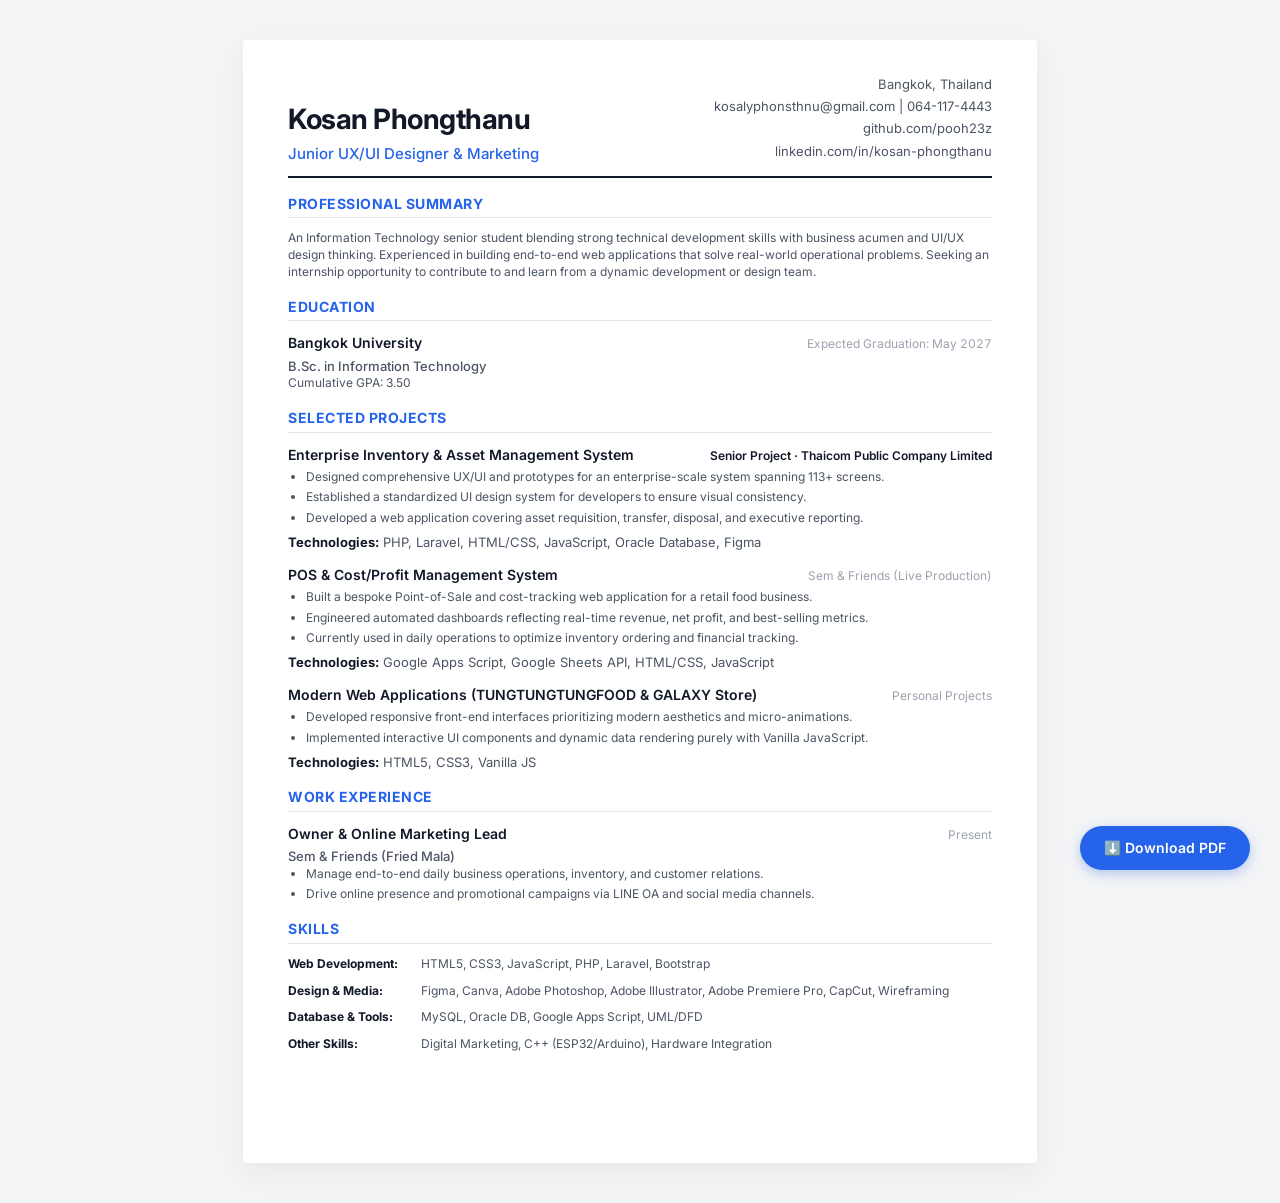
<file: resume.html>
<!DOCTYPE html>
<html lang="en">
<head>
  <meta charset="UTF-8">
  <meta name="viewport" content="width=device-width, initial-scale=1.0">
  <title>Kosan Phongthanu - Resume</title>
  <link rel="preconnect" href="https://fonts.googleapis.com">
  <link rel="preconnect" href="https://fonts.gstatic.com" crossorigin>
  <link href="https://fonts.googleapis.com/css2?family=Inter:wght@300;400;500;600;700&display=swap" rel="stylesheet">
  <style>
    :root {
      --ink: #111827;
      --slate: #4B5563;
      --light-slate: #9CA3AF;
      --bg: #FFFFFF;
      --primary: #2563EB;
      --border: #E5E7EB;
    }

    * {
      box-sizing: border-box;
      margin: 0;
      padding: 0;
    }

    body {
      font-family: 'Inter', -apple-system, BlinkMacSystemFont, 'Segoe UI', Roboto, Helvetica, Arial, sans-serif;
      background-color: #F3F4F6;
      color: var(--ink);
      line-height: 1.4;
      font-size: 12px;
      -webkit-font-smoothing: antialiased;
    }

    .page {
      background: var(--bg);
      width: 210mm; /* A4 width */
      height: 297mm; /* A4 height */
      margin: 40px auto;
      padding: 35px 45px;
      box-shadow: 0 10px 30px rgba(0, 0, 0, 0.05);
      border-radius: 4px;
      overflow: hidden; /* Prevent spill over */
    }

    /* Print settings */
    @page {
      size: A4;
      margin: 0;
    }
    @media print {
      body {
        background: none;
      }
      .page {
        margin: 0 !important;
        box-shadow: none;
        padding: 25px 35px !important;
        width: 210mm;
        height: 297mm;
        overflow: hidden;
      }
      .section {
        margin-bottom: 12px !important;
      }
      .no-print {
        display: none !important;
      }
    }

    header {
      border-bottom: 2px solid var(--ink);
      padding-bottom: 12px;
      margin-bottom: 16px;
      display: flex;
      justify-content: space-between;
      align-items: flex-end;
    }

    .name-role h1 {
      font-size: 28px;
      font-weight: 700;
      letter-spacing: -0.5px;
      margin-bottom: 4px;
      color: var(--ink);
    }

    .name-role h2 {
      font-size: 15px;
      font-weight: 500;
      color: var(--primary);
    }

    .contact-info {
      text-align: right;
      font-size: 13px;
      color: var(--slate);
    }

    .contact-info a {
      color: inherit;
      text-decoration: none;
    }

    .contact-info a:hover {
      text-decoration: underline;
    }

    .contact-info div {
      margin-bottom: 4px;
    }

    .section {
      margin-bottom: 16px;
    }

    .section-title {
      font-size: 14px;
      font-weight: 700;
      color: var(--primary);
      text-transform: uppercase;
      letter-spacing: 0.5px;
      border-bottom: 1px solid var(--border);
      padding-bottom: 4px;
      margin-bottom: 12px;
    }

    /* Grid for 2-column layout in skills/education if needed */
    .grid-2 {
      display: grid;
      grid-template-columns: 1fr 1fr;
      gap: 20px;
    }

    .item {
      margin-bottom: 14px;
    }

    .item-header {
      display: flex;
      justify-content: space-between;
      align-items: baseline;
      margin-bottom: 4px;
    }

    .item-title {
      font-size: 14px;
      font-weight: 600;
      color: var(--ink);
    }

    .item-meta {
      font-size: 13px;
      font-weight: 500;
      color: var(--slate);
    }

    .item-date {
      font-size: 12px;
      color: var(--light-slate);
      font-variant-numeric: tabular-nums;
    }

    .item-desc {
      color: var(--slate);
      margin-bottom: 8px;
    }

    ul.bullets {
      list-style-type: disc;
      padding-left: 18px;
      color: var(--slate);
    }

    ul.bullets li {
      margin-bottom: 4px;
    }
    
    .tech-stack {
      font-size: 13px;
      color: var(--slate);
      margin-top: 6px;
    }
    
    .tech-stack strong {
      color: var(--ink);
    }

    /* Skills */
    .skills-category {
      margin-bottom: 10px;
    }
    .skills-category strong {
      display: inline-block;
      width: 130px;
      color: var(--ink);
    }
    .skills-category span {
      color: var(--slate);
    }

    /* Floating Print Button */
    .print-btn {
      position: fixed;
      bottom: 30px;
      right: 30px;
      background: var(--primary);
      color: white;
      border: none;
      padding: 12px 24px;
      border-radius: 30px;
      font-size: 14px;
      font-weight: 600;
      cursor: pointer;
      box-shadow: 0 4px 12px rgba(37, 99, 235, 0.3);
      transition: transform 0.2s, box-shadow 0.2s;
    }
    .print-btn:hover {
      transform: translateY(-2px);
      box-shadow: 0 6px 16px rgba(37, 99, 235, 0.4);
    }

  </style>
</head>
<body>

  <a class="print-btn no-print" href="./resume.pdf" target="_blank" style="text-decoration: none; display: inline-block;">⬇️ Download PDF</a>

  <div class="page">
    <header>
      <div class="name-role">
        <h1>Kosan Phongthanu</h1>
        <h2>Junior UX/UI Designer & Marketing</h2>
      </div>
      <div class="contact-info">
        <div>Bangkok, Thailand</div>
        <div><a href="mailto:kosalyphonsthnu@gmail.com">kosalyphonsthnu@gmail.com</a> | 064-117-4443</div>
        <div><a href="https://github.com/pooh23z" target="_blank">github.com/pooh23z</a></div>
        <div><a href="https://www.linkedin.com/in/kosan-phongthanu" target="_blank">linkedin.com/in/kosan-phongthanu</a></div>
      </div>
    </header>

    <section class="section">
      <div class="section-title">Professional Summary</div>
      <p class="item-desc" style="margin-bottom: 0;">
        An Information Technology senior student blending strong technical development skills with business acumen and UI/UX design thinking. Experienced in building end-to-end web applications that solve real-world operational problems. Seeking an internship opportunity to contribute to and learn from a dynamic development or design team.
      </p>
    </section>

    <section class="section">
      <div class="section-title">Education</div>
      <div class="item">
        <div class="item-header">
          <div class="item-title">Bangkok University</div>
          <div class="item-date">Expected Graduation: May 2027</div>
        </div>
        <div class="item-meta">B.Sc. in Information Technology</div>
        <div class="item-desc">Cumulative GPA: 3.50</div>
      </div>
    </section>


    <section class="section">
      <div class="section-title">Selected Projects</div>

      <div class="item">
        <div class="item-header">
          <div class="item-title">Enterprise Inventory & Asset Management System</div>
          <div class="item-date" style="color: var(--ink); font-weight: 600;">Senior Project · Thaicom Public Company Limited</div>
        </div>
        <ul class="bullets">
          <li>Designed comprehensive UX/UI and prototypes for an enterprise-scale system spanning 113+ screens.</li>
          <li>Established a standardized UI design system for developers to ensure visual consistency.</li>
          <li>Developed a web application covering asset requisition, transfer, disposal, and executive reporting.</li>
        </ul>
        <div class="tech-stack"><strong>Technologies:</strong> PHP, Laravel, HTML/CSS, JavaScript, Oracle Database, Figma</div>
      </div>

      <div class="item">
        <div class="item-header">
          <div class="item-title">POS & Cost/Profit Management System</div>
          <div class="item-date">Sem & Friends (Live Production)</div>
        </div>
        <ul class="bullets">
          <li>Built a bespoke Point-of-Sale and cost-tracking web application for a retail food business.</li>
          <li>Engineered automated dashboards reflecting real-time revenue, net profit, and best-selling metrics.</li>
          <li>Currently used in daily operations to optimize inventory ordering and financial tracking.</li>
        </ul>
        <div class="tech-stack"><strong>Technologies:</strong> Google Apps Script, Google Sheets API, HTML/CSS, JavaScript</div>
      </div>

      <div class="item">
        <div class="item-header">
          <div class="item-title">Modern Web Applications (TUNGTUNGTUNGFOOD & GALAXY Store)</div>
          <div class="item-date">Personal Projects</div>
        </div>
        <ul class="bullets">
          <li>Developed responsive front-end interfaces prioritizing modern aesthetics and micro-animations.</li>
          <li>Implemented interactive UI components and dynamic data rendering purely with Vanilla JavaScript.</li>
        </ul>
        <div class="tech-stack"><strong>Technologies:</strong> HTML5, CSS3, Vanilla JS</div>
      </div>
    </section>

    <section class="section">
      <div class="section-title">Work Experience</div>
      <div class="item">
        <div class="item-header">
          <div class="item-title">Owner & Online Marketing Lead</div>
          <div class="item-date">Present</div>
        </div>
        <div class="item-meta">Sem & Friends (Fried Mala)</div>
        <ul class="bullets">
          <li>Manage end-to-end daily business operations, inventory, and customer relations.</li>
          <li>Drive online presence and promotional campaigns via LINE OA and social media channels.</li>
        </ul>
      </div>
    </section>

    <section class="section">
      <div class="section-title">Skills</div>
      <div class="skills-category">
        <strong>Web Development:</strong> <span>HTML5, CSS3, JavaScript, PHP, Laravel, Bootstrap</span>
      </div>
      <div class="skills-category">
        <strong>Design & Media:</strong> <span>Figma, Canva, Adobe Photoshop, Adobe Illustrator, Adobe Premiere Pro, CapCut, Wireframing</span>
      </div>
      <div class="skills-category">
        <strong>Database & Tools:</strong> <span>MySQL, Oracle DB, Google Apps Script, UML/DFD</span>
      </div>
      <div class="skills-category">
        <strong>Other Skills:</strong> <span>Digital Marketing, C++ (ESP32/Arduino), Hardware Integration</span>
      </div>
    </section>

  </div>

</body>
</html>
</file>
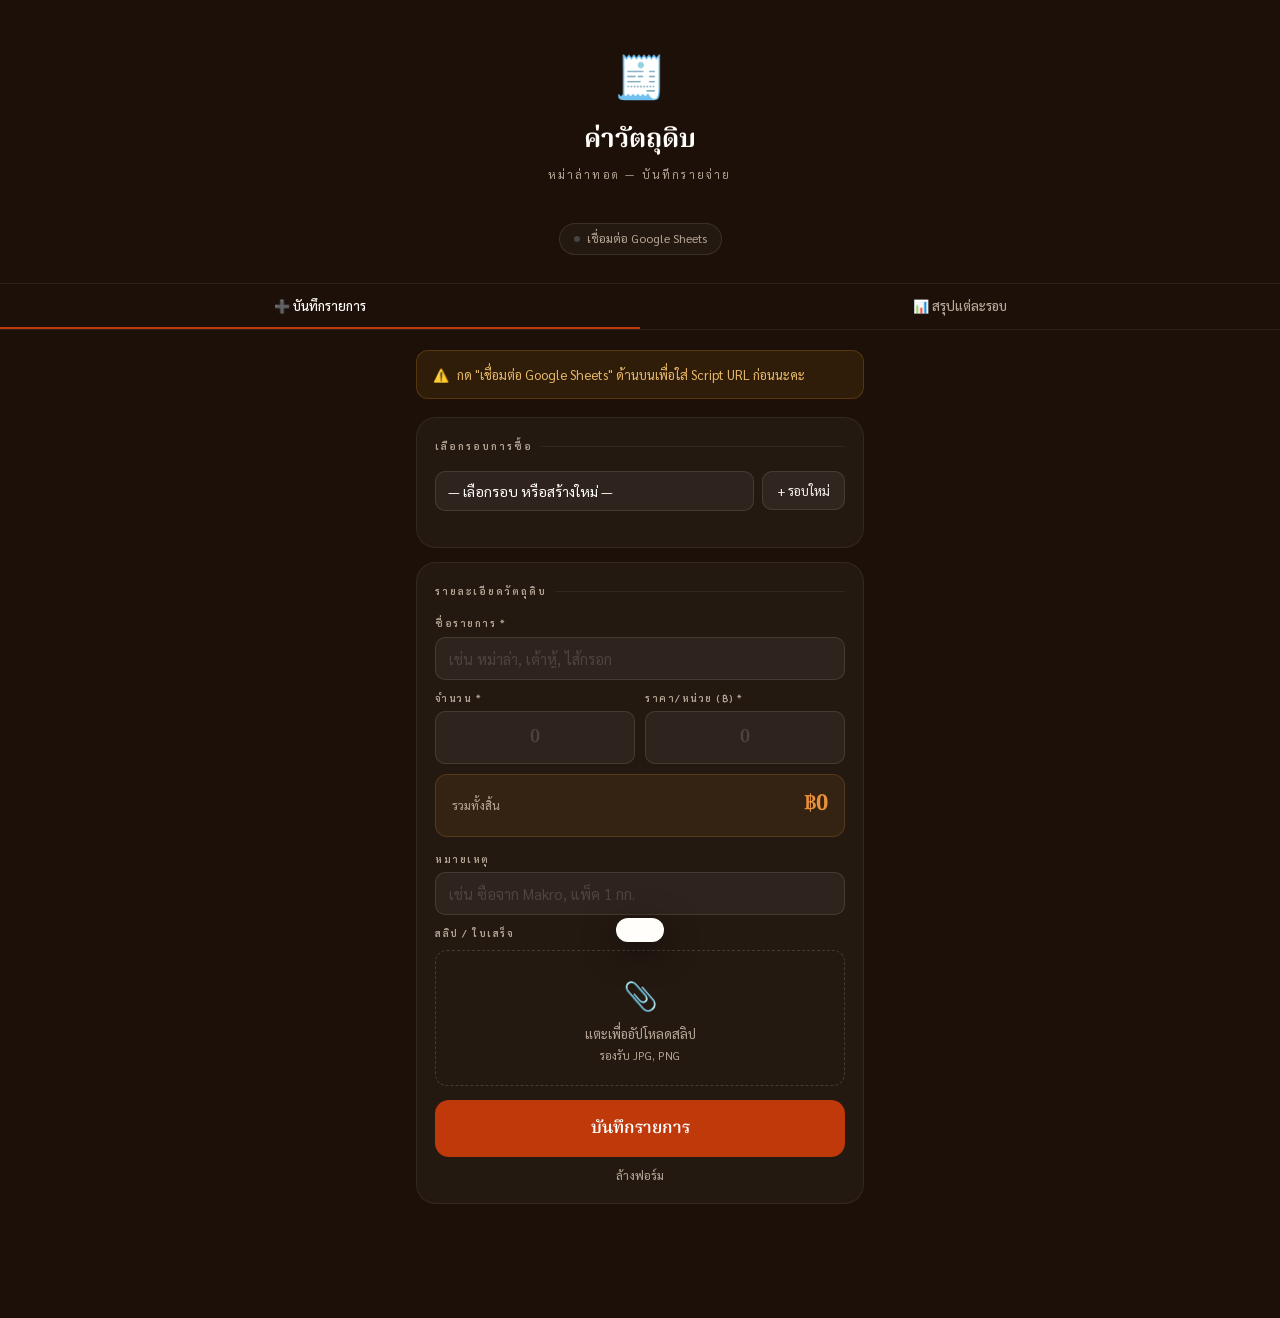
<file: pos-system/วัตถุดิบ.html>
<!DOCTYPE html>
<html lang="th">
<head>
<meta charset="UTF-8">
<meta name="viewport" content="width=device-width, initial-scale=1.0">
<title>ค่าวัตถุดิบ — หม่าล่าทอด</title>
<link href="https://fonts.googleapis.com/css2?family=Noto+Serif+Thai:wght@300;400;500;600;700&family=Sarabun:wght@300;400;500&display=swap" rel="stylesheet">
<style>
* { box-sizing: border-box; margin: 0; padding: 0; }
:root {
  --coal: #1c1008;
  --deep: #120b04;
  --ember: #c0390b;
  --ember2: #d44010;
  --ash: #f5f0ea;
  --faint: #b8a898;
  --orange: #e8903a;
  --green: #4caf6e;
  --white: #fffefb;
  --card: rgba(255,255,255,0.038);
  --border: rgba(255,255,255,0.07);
  --radius: 20px;
}
html { scroll-behavior: smooth; }
body {
  font-family: 'Sarabun', sans-serif;
  background: var(--coal);
  color: var(--ash);
  min-height: 100vh;
  font-size: 15px;
  line-height: 1.65;
  -webkit-font-smoothing: antialiased;
}

/* ─── HEADER ─── */
header {
  padding: 40px 24px 28px;
  text-align: center;
  border-bottom: 1px solid var(--border);
  position: relative;
}
.brand-icon { font-size: 42px; display: block; margin-bottom: 10px; }
.brand-name { font-family: 'Noto Serif Thai', serif; font-size: 26px; font-weight: 700; color: var(--white); display: block; }
.brand-sub { font-size: 11px; color: var(--faint); letter-spacing: .2em; text-transform: uppercase; margin-top: 4px; display: block; }
.conn-pill {
  display: inline-flex; align-items: center; gap: 7px;
  margin-top: 14px; padding: 5px 14px; border-radius: 99px;
  border: 1px solid rgba(255,255,255,.1); background: rgba(255,255,255,.04);
  font-size: 12px; color: var(--faint); cursor: pointer; transition: all .2s;
}
.conn-pill:hover { border-color: rgba(255,255,255,.22); color: var(--ash); }
.dot { width: 6px; height: 6px; border-radius: 50%; background: #444; transition: all .3s; }
.dot.on { background: var(--green); box-shadow: 0 0 0 3px rgba(76,175,110,.25); }

/* ─── TABS ─── */
.tabs {
  display: flex; gap: 0;
  border-bottom: 1px solid var(--border);
  position: sticky; top: 0; z-index: 50;
  background: var(--coal);
}
.tab {
  flex: 1; padding: 13px 8px; text-align: center;
  font-size: 13px; font-weight: 500; color: var(--faint);
  cursor: pointer; border-bottom: 2px solid transparent;
  transition: all .2s; background: none; border-left: none; border-right: none; border-top: none;
  font-family: 'Sarabun', sans-serif;
}
.tab.active { color: var(--white); border-bottom-color: var(--ember); }
.tab:hover:not(.active) { color: var(--ash); }

/* ─── WRAPPER ─── */
.wrapper { max-width: 480px; margin: 0 auto; padding: 20px 16px 100px; }
.page { display: none; }
.page.active { display: block; animation: fadeIn .2s ease; }
@keyframes fadeIn { from{opacity:0;transform:translateY(4px)} to{opacity:1;transform:translateY(0)} }

/* ─── SETUP ─── */
.setup-box {
  background: rgba(212,137,26,.1); border: 1px solid rgba(212,137,26,.25);
  border-radius: 12px; padding: 13px 16px; font-size: 13px; color: #e8b96a;
  margin-bottom: 18px; display: flex; gap: 8px;
}
.setup-box.hidden { display: none; }
.config-panel {
  background: rgba(255,255,255,.03); border: 1px solid rgba(255,255,255,.08);
  border-radius: 16px; padding: 20px; margin-bottom: 18px; display: none;
}
.config-panel.open { display: block; animation: slideDown .2s ease; }
@keyframes slideDown { from{opacity:0;transform:translateY(-6px)} to{opacity:1;transform:translateY(0)} }

/* ─── CARD ─── */
.card {
  background: var(--card); border: 1px solid var(--border);
  border-radius: var(--radius); padding: 20px 18px; margin-bottom: 14px;
}
.card-label {
  font-size: 10px; font-weight: 600; letter-spacing: .2em; text-transform: uppercase;
  color: var(--faint); margin-bottom: 16px; display: flex; align-items: center; gap: 8px;
}
.card-label::after { content: ''; flex: 1; height: 1px; background: rgba(255,255,255,.06); }

/* ─── ROUND SELECTOR ─── */
.round-row {
  display: flex; gap: 8px; align-items: center; margin-bottom: 16px;
}
.round-select {
  flex: 1; background: rgba(255,255,255,.05); border: 1px solid rgba(255,255,255,.1);
  border-radius: 10px; padding: 10px 12px; font-family: 'Sarabun', sans-serif;
  font-size: 14px; color: var(--white); outline: none; transition: all .2s;
  appearance: none; cursor: pointer;
}
.round-select:focus { border-color: rgba(192,57,11,.5); box-shadow: 0 0 0 3px rgba(192,57,11,.1); }
.round-select option { background: #2a1a0e; color: var(--ash); }
.btn-new-round {
  padding: 10px 14px; background: rgba(255,255,255,.06); border: 1px solid rgba(255,255,255,.1);
  border-radius: 10px; font-family: 'Sarabun', sans-serif; font-size: 13px;
  color: var(--ash); cursor: pointer; transition: all .15s; white-space: nowrap;
}
.btn-new-round:hover { background: rgba(255,255,255,.12); }

/* ─── FORM ─── */
.form-grid { display: grid; grid-template-columns: 1fr 1fr; gap: 10px; margin-bottom: 10px; }
.form-grid.full { grid-template-columns: 1fr; }
.field { display: flex; flex-direction: column; gap: 5px; }
.field label, .lbl {
  font-size: 10px; font-weight: 600; letter-spacing: .15em;
  text-transform: uppercase; color: var(--faint);
}
input[type=text], input[type=number] {
  background: rgba(255,255,255,.05); border: 1px solid rgba(255,255,255,.1);
  border-radius: 10px; padding: 11px 13px; font-family: 'Sarabun', sans-serif;
  font-size: 15px; color: var(--white); outline: none; width: 100%; transition: all .2s;
}
input[type=number] { font-family: 'Noto Serif Thai', serif; font-size: 18px; font-weight: 600; text-align: center; -moz-appearance: textfield; }
input[type=number]::-webkit-inner-spin-button,
input[type=number]::-webkit-outer-spin-button { -webkit-appearance: none; }
input::placeholder { color: rgba(255,255,255,.15); }
input:focus { border-color: rgba(192,57,11,.5); background: rgba(192,57,11,.06); box-shadow: 0 0 0 3px rgba(192,57,11,.1); }

/* ─── TOTAL PREVIEW ─── */
.total-preview {
  background: rgba(232,144,58,.08); border: 1px solid rgba(232,144,58,.2);
  border-radius: 12px; padding: 12px 16px; margin: 10px 0 14px;
  display: flex; justify-content: space-between; align-items: center;
}
.total-preview-label { font-size: 12px; color: var(--faint); }
.total-preview-val { font-family: 'Noto Serif Thai', serif; font-size: 22px; font-weight: 700; color: var(--orange); }

/* ─── SLIP UPLOAD ─── */
.slip-zone {
  border: 1.5px dashed rgba(255,255,255,.15); border-radius: 12px;
  padding: 20px; text-align: center; cursor: pointer;
  transition: all .2s; position: relative; margin-bottom: 14px;
}
.slip-zone:hover { border-color: rgba(192,57,11,.4); background: rgba(192,57,11,.04); }
.slip-zone.has-file { border-color: rgba(76,175,110,.4); background: rgba(76,175,110,.04); }
.slip-zone input[type=file] { position: absolute; inset: 0; opacity: 0; cursor: pointer; width: 100%; height: 100%; }
.slip-icon { font-size: 28px; display: block; margin-bottom: 6px; }
.slip-label { font-size: 13px; color: var(--faint); }
.slip-preview { max-width: 100%; max-height: 180px; border-radius: 10px; margin-top: 10px; display: none; object-fit: contain; }

/* ─── BUTTONS ─── */
.btn-submit {
  width: 100%; padding: 15px; background: var(--ember); border: none;
  border-radius: 14px; font-family: 'Noto Serif Thai', serif;
  font-size: 17px; font-weight: 600; color: white; cursor: pointer; transition: all .2s;
}
.btn-submit:hover { background: var(--ember2); transform: translateY(-1px); box-shadow: 0 8px 24px rgba(192,57,11,.35); }
.btn-submit:active { transform: none; box-shadow: none; }
.btn-submit:disabled { background: rgba(255,255,255,.08); color: rgba(255,255,255,.25); cursor: not-allowed; transform: none; box-shadow: none; }
.btn-clear { background: none; border: none; font-family: 'Sarabun', sans-serif; font-size: 12px; color: var(--faint); cursor: pointer; padding: 10px 0 0; display: block; margin: 0 auto; transition: color .2s; }
.btn-clear:hover { color: var(--ash); }
.btn-sm {
  padding: 9px 16px; border-radius: 9px; font-family: 'Sarabun', sans-serif;
  font-size: 13px; font-weight: 500; cursor: pointer;
  border: 1px solid rgba(255,255,255,.1); background: rgba(255,255,255,.06); color: var(--ash); transition: all .15s;
}
.btn-sm:hover { background: rgba(255,255,255,.12); }
.btn-sm.primary { background: var(--white); color: var(--coal); border-color: transparent; }
.btn-sm.primary:hover { background: var(--ash); }
.btn-row { display: flex; gap: 8px; }

/* ─── SUMMARY ─── */
.summary-header {
  display: flex; align-items: center; justify-content: space-between; margin-bottom: 14px;
}
.btn-refresh {
  background: none; border: 1px solid rgba(255,255,255,.1); border-radius: 8px;
  padding: 5px 12px; font-size: 12px; color: var(--faint); cursor: pointer;
  font-family: 'Sarabun', sans-serif; transition: all .2s; display: flex; align-items: center; gap: 5px;
}
.btn-refresh:hover { border-color: rgba(255,255,255,.25); color: var(--ash); }
.spin { display: inline-block; animation: spin .8s linear infinite; }
@keyframes spin { to{transform:rotate(360deg)} }

.round-card {
  background: rgba(255,255,255,.03); border: 1px solid rgba(255,255,255,.07);
  border-radius: 14px; padding: 16px; margin-bottom: 10px;
  cursor: pointer; transition: all .2s;
}
.round-card:hover { background: rgba(255,255,255,.06); border-color: rgba(255,255,255,.12); }
.round-card.open { border-color: rgba(192,57,11,.3); }
.round-top { display: flex; justify-content: space-between; align-items: flex-start; }
.round-name { font-size: 15px; font-weight: 500; color: var(--white); }
.round-meta { font-size: 12px; color: var(--faint); margin-top: 2px; }
.round-total { font-family: 'Noto Serif Thai', serif; font-size: 20px; font-weight: 700; color: var(--orange); text-align: right; }
.round-total-lbl { font-size: 11px; color: var(--faint); text-align: right; }
.round-items { margin-top: 14px; display: none; border-top: 1px solid rgba(255,255,255,.06); padding-top: 12px; }
.round-card.open .round-items { display: block; }
.item-row {
  display: flex; justify-content: space-between; align-items: flex-start;
  padding: 9px 0; border-bottom: 1px solid rgba(255,255,255,.04);
  font-size: 13px;
}
.item-row:last-child { border-bottom: none; padding-bottom: 0; }
.item-name { color: var(--white); font-weight: 500; }
.item-meta { font-size: 11px; color: var(--faint); margin-top: 2px; }
.item-note { font-size: 11px; color: rgba(232,144,58,.7); margin-top: 2px; }
.item-total { font-family: 'Noto Serif Thai', serif; font-size: 15px; font-weight: 600; color: var(--orange); text-align: right; white-space: nowrap; margin-left: 12px; }
.slip-link { display: inline-flex; align-items: center; gap: 4px; font-size: 11px; color: rgba(76,175,110,.8); text-decoration: none; margin-top: 2px; }
.slip-link:hover { color: var(--green); }
.empty-state { text-align: center; padding: 28px 0; color: var(--faint); font-size: 13px; }
.empty-icon { font-size: 32px; display: block; margin-bottom: 8px; opacity: .35; }

/* ─── MODAL ─── */
.modal-bg {
  position: fixed; inset: 0; background: rgba(0,0,0,.7);
  z-index: 200; display: flex; align-items: center; justify-content: center;
  padding: 20px; display: none;
}
.modal-bg.open { display: flex; animation: fadeIn .2s ease; }
.modal {
  background: #2a1a0e; border: 1px solid rgba(255,255,255,.1);
  border-radius: 20px; padding: 24px; width: 100%; max-width: 400px;
}
.modal-title { font-family: 'Noto Serif Thai', serif; font-size: 18px; font-weight: 600; color: var(--white); margin-bottom: 16px; }
.modal-actions { display: flex; gap: 8px; margin-top: 16px; }

/* ─── TOAST ─── */
.toast {
  position: fixed; bottom: 28px; left: 50%;
  transform: translateX(-50%) translateY(70px);
  background: var(--white); color: var(--coal);
  padding: 12px 24px; border-radius: 99px;
  font-size: 14px; font-weight: 500; z-index: 999;
  transition: transform .35s cubic-bezier(0.34,1.56,0.64,1);
  white-space: nowrap; box-shadow: 0 8px 32px rgba(0,0,0,.5); pointer-events: none;
}
.toast.show { transform: translateX(-50%) translateY(0); }

/* ─── GRAND TOTAL ─── */
.grand-total-card {
  background: linear-gradient(135deg, rgba(192,57,11,.15), rgba(232,144,58,.08));
  border: 1px solid rgba(192,57,11,.25); border-radius: 16px;
  padding: 18px 20px; margin-bottom: 16px;
  display: flex; justify-content: space-between; align-items: center;
}
.grand-label { font-size: 13px; color: var(--faint); margin-bottom: 2px; }
.grand-val { font-family: 'Noto Serif Thai', serif; font-size: 28px; font-weight: 700; color: var(--orange); }
.grand-count { font-size: 12px; color: var(--faint); }
</style>
</head>
<body>

<header>
  <span class="brand-icon">🧾</span>
  <span class="brand-name">ค่าวัตถุดิบ</span>
  <span class="brand-sub">หม่าล่าทอด — บันทึกรายจ่าย</span><br>
  <div class="conn-pill" onclick="toggleConfig()">
    <div class="dot" id="conn-dot"></div>
    <span id="conn-text">เชื่อมต่อ Google Sheets</span>
  </div>
</header>

<div class="tabs">
  <button class="tab active" onclick="switchTab('add')">➕ บันทึกรายการ</button>
  <button class="tab" onclick="switchTab('summary')">📊 สรุปแต่ละรอบ</button>
</div>

<div class="wrapper">

  <div class="setup-box" id="setup-banner">
    <span>⚠️</span>
    <span>กด "เชื่อมต่อ Google Sheets" ด้านบนเพื่อใส่ Script URL ก่อนนะคะ</span>
  </div>

  <div class="config-panel" id="config-panel">
    <p class="card-label">ตั้งค่าเชื่อมต่อ</p>
    <div style="margin-bottom:12px">
      <label class="lbl" style="display:block;margin-bottom:6px">Apps Script Web App URL (ตัวใหม่)</label>
      <input type="text" id="script-url" placeholder="https://script.google.com/macros/s/.../exec" />
    </div>
    <div class="btn-row">
      <button class="btn-sm primary" onclick="saveConfig()">บันทึก</button>
      <button class="btn-sm" onclick="testConn()">ทดสอบ</button>
    </div>
  </div>

  <!-- ─── PAGE: ADD ─── -->
  <div class="page active" id="page-add">

    <div class="card">
      <p class="card-label">เลือกรอบการซื้อ</p>
      <div class="round-row">
        <select class="round-select" id="round-select">
          <option value="">— เลือกรอบ หรือสร้างใหม่ —</option>
        </select>
        <button class="btn-new-round" onclick="openNewRound()">+ รอบใหม่</button>
      </div>
      <div id="selected-round-info" style="font-size:12px;color:var(--faint);display:none">
        📦 รอบที่เลือก: <span id="round-display" style="color:var(--ash)"></span>
      </div>
    </div>

    <div class="card">
      <p class="card-label">รายละเอียดวัตถุดิบ</p>
      <div class="form-grid full" style="margin-bottom:10px">
        <div class="field">
          <label>ชื่อรายการ *</label>
          <input type="text" id="f-name" placeholder="เช่น หม่าล่า, เต้าหู้, ไส้กรอก" />
        </div>
      </div>
      <div class="form-grid">
        <div class="field">
          <label>จำนวน *</label>
          <input type="number" id="f-qty" placeholder="0" min="0" step="0.1" oninput="calcTotal()" />
        </div>
        <div class="field">
          <label>ราคา/หน่วย (฿) *</label>
          <input type="number" id="f-price" placeholder="0" min="0" oninput="calcTotal()" />
        </div>
      </div>

      <div class="total-preview">
        <span class="total-preview-label">รวมทั้งสิ้น</span>
        <span class="total-preview-val" id="total-preview">฿0</span>
      </div>

      <div class="form-grid full" style="margin-bottom:10px">
        <div class="field">
          <label>หมายเหตุ</label>
          <input type="text" id="f-note" placeholder="เช่น ซื้อจาก Makro, แพ็ค 1 กก." />
        </div>
      </div>

      <!-- SLIP UPLOAD -->
      <label class="lbl" style="display:block;margin-bottom:8px">สลิป / ใบเสร็จ</label>
      <div class="slip-zone" id="slip-zone" onclick="document.getElementById('slip-file').click()">
        <input type="file" id="slip-file" accept="image/*" onchange="handleSlip(event)" style="display:none" />
        <span class="slip-icon" id="slip-icon">📎</span>
        <p class="slip-label" id="slip-label">แตะเพื่ออัปโหลดสลิป</p>
        <p style="font-size:11px;color:var(--faint);margin-top:3px">รองรับ JPG, PNG</p>
        <img id="slip-preview" class="slip-preview" alt="slip preview" />
      </div>

      <button class="btn-submit" id="submit-btn" onclick="submitItem()">บันทึกรายการ</button>
      <button class="btn-clear" onclick="clearForm()">ล้างฟอร์ม</button>
    </div>

  </div>

  <!-- ─── PAGE: SUMMARY ─── -->
  <div class="page" id="page-summary">

    <div class="summary-header">
      <p class="card-label" style="margin:0">รอบการซื้อทั้งหมด</p>
      <button class="btn-refresh" onclick="loadSummary()">
        <span id="refresh-icon">↻</span> รีเฟรช
      </button>
    </div>

    <div id="grand-total-wrap"></div>
    <div id="rounds-list">
      <div class="empty-state">
        <span class="empty-icon">🛒</span>
        ยังไม่มีข้อมูล — กดรีเฟรชหรือบันทึกรายการก่อนค่ะ
      </div>
    </div>

  </div>

</div>

<!-- ─── MODAL: NEW ROUND ─── -->
<div class="modal-bg" id="modal-round">
  <div class="modal">
    <p class="modal-title">สร้างรอบใหม่</p>
    <div class="field" style="margin-bottom:14px">
      <label>ชื่อรอบ</label>
      <input type="text" id="new-round-name" placeholder="เช่น รอบ 1, ตลาดสด 20 พ.ค., รอบเช้า" />
    </div>
    <p style="font-size:12px;color:var(--faint);margin-bottom:14px">หรือใช้วันที่วันนี้:</p>
    <div class="btn-row" style="margin-bottom:14px">
      <button class="btn-sm" onclick="setRoundToday()">📅 วันนี้</button>
      <button class="btn-sm" onclick="setRoundWeek()">📆 สัปดาห์นี้</button>
    </div>
    <div class="modal-actions">
      <button class="btn-sm primary" onclick="confirmNewRound()">สร้างรอบ</button>
      <button class="btn-sm" onclick="closeModal()">ยกเลิก</button>
    </div>
  </div>
</div>

<div class="toast" id="toast"></div>

<script>
let cfg = { url: '' };
let rounds = [];
let slipBase64 = null;
let slipMime = null;
let slipName = null;

function init() {
  try {
    const s = localStorage.getItem('mala_ingredient_cfg');
    if (s) cfg = JSON.parse(s);
  } catch(e) {}
  if (cfg.url) {
    document.getElementById('script-url').value = cfg.url;
    setConn(true);
    loadRoundsForSelect();
  }
}

function toggleConfig() {
  document.getElementById('config-panel').classList.toggle('open');
}

function saveConfig() {
  cfg.url = document.getElementById('script-url').value.trim();
  try { localStorage.setItem('mala_ingredient_cfg', JSON.stringify(cfg)); } catch(e) {}
  if (cfg.url) {
    setConn(true);
    toast('✅ บันทึกแล้วค่ะ');
    document.getElementById('config-panel').classList.remove('open');
    loadRoundsForSelect();
  } else {
    toast('⚠️ ใส่ URL ก่อนนะคะ');
  }
}

function testConn() {
  if (!cfg.url) { toast('⚠️ ยังไม่มี URL'); return; }
  toast('📡 กำลังทดสอบ...');
  fetch(cfg.url + '?action=getRounds')
    .then(r => r.json())
    .then(d => { toast('✅ เชื่อมต่อได้ค่ะ'); setConn(true); })
    .catch(e => toast('❌ ไม่ได้: ' + e.message));
}

function setConn(ok) {
  document.getElementById('conn-dot').className = 'dot' + (ok ? ' on' : '');
  document.getElementById('conn-text').textContent = ok ? 'เชื่อมต่อแล้ว ✓' : 'เชื่อมต่อ Google Sheets';
  document.getElementById('setup-banner').classList.toggle('hidden', ok);
}

function switchTab(name) {
  document.querySelectorAll('.tab').forEach((t,i) => t.classList.toggle('active', (i===0&&name==='add')||(i===1&&name==='summary')));
  document.querySelectorAll('.page').forEach(p => p.classList.remove('active'));
  document.getElementById('page-' + name).classList.add('active');
  if (name === 'summary') loadSummary();
}

// ─── ROUND ───
async function loadRoundsForSelect() {
  if (!cfg.url) return;
  try {
    const res = await fetch(cfg.url + '?action=getRounds');
    const d = await res.json();
    rounds = d.rounds || [];
    const sel = document.getElementById('round-select');
    const cur = sel.value;
    sel.innerHTML = '<option value="">— เลือกรอบ หรือสร้างใหม่ —</option>';
    rounds.forEach(r => {
      const opt = document.createElement('option');
      opt.value = r.name;
      opt.textContent = r.name + ' (' + r.count + ' รายการ · ฿' + Number(r.total).toLocaleString() + ')';
      sel.appendChild(opt);
    });
    if (cur) sel.value = cur;
  } catch(e) {}
}

document.addEventListener('DOMContentLoaded', () => {
  document.getElementById('round-select').addEventListener('change', function() {
    const v = this.value;
    if (v) {
      document.getElementById('selected-round-info').style.display = 'block';
      document.getElementById('round-display').textContent = v;
    } else {
      document.getElementById('selected-round-info').style.display = 'none';
    }
  });
});

function openNewRound() { document.getElementById('modal-round').classList.add('open'); }
function closeModal() { document.getElementById('modal-round').classList.remove('open'); }

function setRoundToday() {
  const d = new Date().toLocaleDateString('th-TH', { day:'2-digit', month:'2-digit', year:'numeric' });
  document.getElementById('new-round-name').value = 'รอบ ' + d;
}
function setRoundWeek() {
  const now = new Date();
  const week = getWeekNumber(now);
  document.getElementById('new-round-name').value = 'สัปดาห์ที่ ' + week;
}
function getWeekNumber(d) {
  const onejan = new Date(d.getFullYear(), 0, 1);
  return Math.ceil((((d - onejan) / 86400000) + onejan.getDay() + 1) / 7);
}

function confirmNewRound() {
  const name = document.getElementById('new-round-name').value.trim();
  if (!name) { toast('⚠️ ใส่ชื่อรอบด้วยนะคะ'); return; }
  const sel = document.getElementById('round-select');
  let found = false;
  for (let opt of sel.options) { if (opt.value === name) { found = true; break; } }
  if (!found) {
    const opt = document.createElement('option');
    opt.value = name; opt.textContent = name + ' (ใหม่)';
    sel.appendChild(opt);
  }
  sel.value = name;
  document.getElementById('selected-round-info').style.display = 'block';
  document.getElementById('round-display').textContent = name;
  closeModal();
  toast('✅ รอบ "' + name + '" พร้อมแล้วค่ะ');
}

// ─── SLIP ───
function handleSlip(e) {
  const file = e.target.files[0];
  if (!file) return;
  slipMime = file.type;
  slipName = file.name;
  const reader = new FileReader();
  reader.onload = function(ev) {
    const result = ev.target.result;
    slipBase64 = result.split(',')[1];
    const preview = document.getElementById('slip-preview');
    preview.src = result;
    preview.style.display = 'block';
    document.getElementById('slip-icon').textContent = '✅';
    document.getElementById('slip-label').textContent = file.name;
    document.getElementById('slip-zone').classList.add('has-file');
  };
  reader.readAsDataURL(file);
}

// ─── CALC ───
function calcTotal() {
  const qty = parseFloat(document.getElementById('f-qty').value) || 0;
  const price = parseFloat(document.getElementById('f-price').value) || 0;
  document.getElementById('total-preview').textContent = '฿' + (qty * price).toLocaleString(undefined, {minimumFractionDigits:0, maximumFractionDigits:2});
}

// ─── SUBMIT ───
async function submitItem() {
  const round = document.getElementById('round-select').value;
  const name = document.getElementById('f-name').value.trim();
  const qty = parseFloat(document.getElementById('f-qty').value);
  const price = parseFloat(document.getElementById('f-price').value);
  const note = document.getElementById('f-note').value.trim();

  if (!round) { toast('⚠️ เลือกรอบก่อนนะคะ'); return; }
  if (!name) { toast('⚠️ ใส่ชื่อรายการด้วยค่ะ'); return; }
  if (!qty || qty <= 0) { toast('⚠️ ใส่จำนวนด้วยค่ะ'); return; }
  if (!price || price < 0) { toast('⚠️ ใส่ราคาด้วยค่ะ'); return; }
  if (!cfg.url) { toast('⚠️ ยังไม่ได้ตั้งค่า URL'); return; }

  const btn = document.getElementById('submit-btn');
  btn.disabled = true;
  btn.textContent = 'กำลังส่ง...';

  const payload = { action: 'addItem', round, name, qty, price, note, slipBase64: slipBase64 || '', slipMime: slipMime || '', slipName: slipName || '' };

  try {
    await fetch(cfg.url, {
      method: 'POST',
      mode: 'no-cors',
      headers: { 'Content-Type': 'application/json' },
      body: JSON.stringify(payload)
    });
    toast('✅ บันทึก "' + name + '" แล้วค่ะ · ฿' + (qty*price).toLocaleString());
    clearForm();
    setTimeout(loadRoundsForSelect, 1500);
  } catch(e) {
    toast('❌ ส่งไม่ได้: ' + e.message);
  } finally {
    btn.disabled = false;
    btn.textContent = 'บันทึกรายการ';
  }
}

function clearForm() {
  ['f-name','f-qty','f-price','f-note'].forEach(id => document.getElementById(id).value = '');
  slipBase64 = null; slipMime = null; slipName = null;
  document.getElementById('slip-preview').style.display = 'none';
  document.getElementById('slip-preview').src = '';
  document.getElementById('slip-icon').textContent = '📎';
  document.getElementById('slip-label').textContent = 'แตะเพื่ออัปโหลดสลิป';
  document.getElementById('slip-zone').classList.remove('has-file');
  document.getElementById('slip-file').value = '';
  document.getElementById('total-preview').textContent = '฿0';
}

// ─── SUMMARY ───
async function loadSummary() {
  if (!cfg.url) { toast('⚠️ ยังไม่ได้ตั้งค่า URL'); return; }
  const icon = document.getElementById('refresh-icon');
  icon.innerHTML = '<span class="spin">↻</span>';

  try {
    const res = await fetch(cfg.url + '?action=getRounds');
    const d = await res.json();
    rounds = d.rounds || [];
    renderSummary();
    setConn(true);
  } catch(e) {
    toast('❌ โหลดไม่ได้: ' + e.message);
  } finally {
    icon.textContent = '↻';
  }
}

function renderSummary() {
  const grandTotal = rounds.reduce((s,r) => s + Number(r.total), 0);
  const grandCount = rounds.reduce((s,r) => s + Number(r.count), 0);

  document.getElementById('grand-total-wrap').innerHTML = rounds.length ? `
    <div class="grand-total-card">
      <div>
        <p class="grand-label">รายจ่ายทั้งหมด</p>
        <p class="grand-val">฿${grandTotal.toLocaleString(undefined, {minimumFractionDigits:0, maximumFractionDigits:2})}</p>
      </div>
      <div style="text-align:right">
        <p class="grand-count">${rounds.length} รอบ</p>
        <p class="grand-count">${grandCount} รายการ</p>
      </div>
    </div>` : '';

  if (!rounds.length) {
    document.getElementById('rounds-list').innerHTML = '<div class="empty-state"><span class="empty-icon">🛒</span>ยังไม่มีข้อมูลค่ะ</div>';
    return;
  }

  document.getElementById('rounds-list').innerHTML = rounds.map((r,i) => `
    <div class="round-card" id="rc-${i}" onclick="toggleRound(${i}, '${r.name.replace(/'/g,"\\'")}')">
      <div class="round-top">
        <div>
          <p class="round-name">📦 ${r.name}</p>
          <p class="round-meta">${r.count} รายการ · ${r.updated}</p>
        </div>
        <div>
          <p class="round-total">฿${Number(r.total).toLocaleString(undefined, {minimumFractionDigits:0, maximumFractionDigits:2})}</p>
          <p class="round-total-lbl">รวมทั้งรอบ</p>
        </div>
      </div>
      <div class="round-items" id="ri-${i}">
        <div style="font-size:12px;color:var(--faint);text-align:center;padding:8px 0">กำลังโหลด...</div>
      </div>
    </div>
  `).join('');
}

async function toggleRound(idx, roundName) {
  const card = document.getElementById('rc-' + idx);
  const items = document.getElementById('ri-' + idx);
  const isOpen = card.classList.contains('open');
  card.classList.toggle('open');
  if (!isOpen && cfg.url) {
    try {
      const res = await fetch(cfg.url + '?action=getItems&round=' + encodeURIComponent(roundName));
      const d = await res.json();
      const list = d.items || [];
      if (!list.length) {
        items.innerHTML = '<div style="font-size:12px;color:var(--faint);text-align:center;padding:8px 0">ไม่มีรายการในรอบนี้</div>';
        return;
      }
      items.innerHTML = list.map(it => `
        <div class="item-row">
          <div>
            <p class="item-name">${it.name}</p>
            <p class="item-meta">${it.qty} หน่วย × ฿${Number(it.price).toLocaleString()} / หน่วย</p>
            ${it.note ? `<p class="item-note">💬 ${it.note}</p>` : ''}
            ${it.slipUrl ? `<a href="${it.slipUrl}" target="_blank" class="slip-link">🧾 ดูสลิป</a>` : ''}
          </div>
          <div class="item-total">฿${Number(it.total).toLocaleString(undefined, {minimumFractionDigits:0, maximumFractionDigits:2})}</div>
        </div>
      `).join('');
    } catch(e) {
      items.innerHTML = '<div style="font-size:12px;color:var(--faint);padding:8px 0">โหลดไม่ได้ค่ะ</div>';
    }
  }
}

let _tt;
function toast(msg) {
  const t = document.getElementById('toast');
  t.textContent = msg;
  t.classList.add('show');
  clearTimeout(_tt);
  _tt = setTimeout(() => t.classList.remove('show'), 3200);
}

init();
</script>
</body>
</html>
</file>
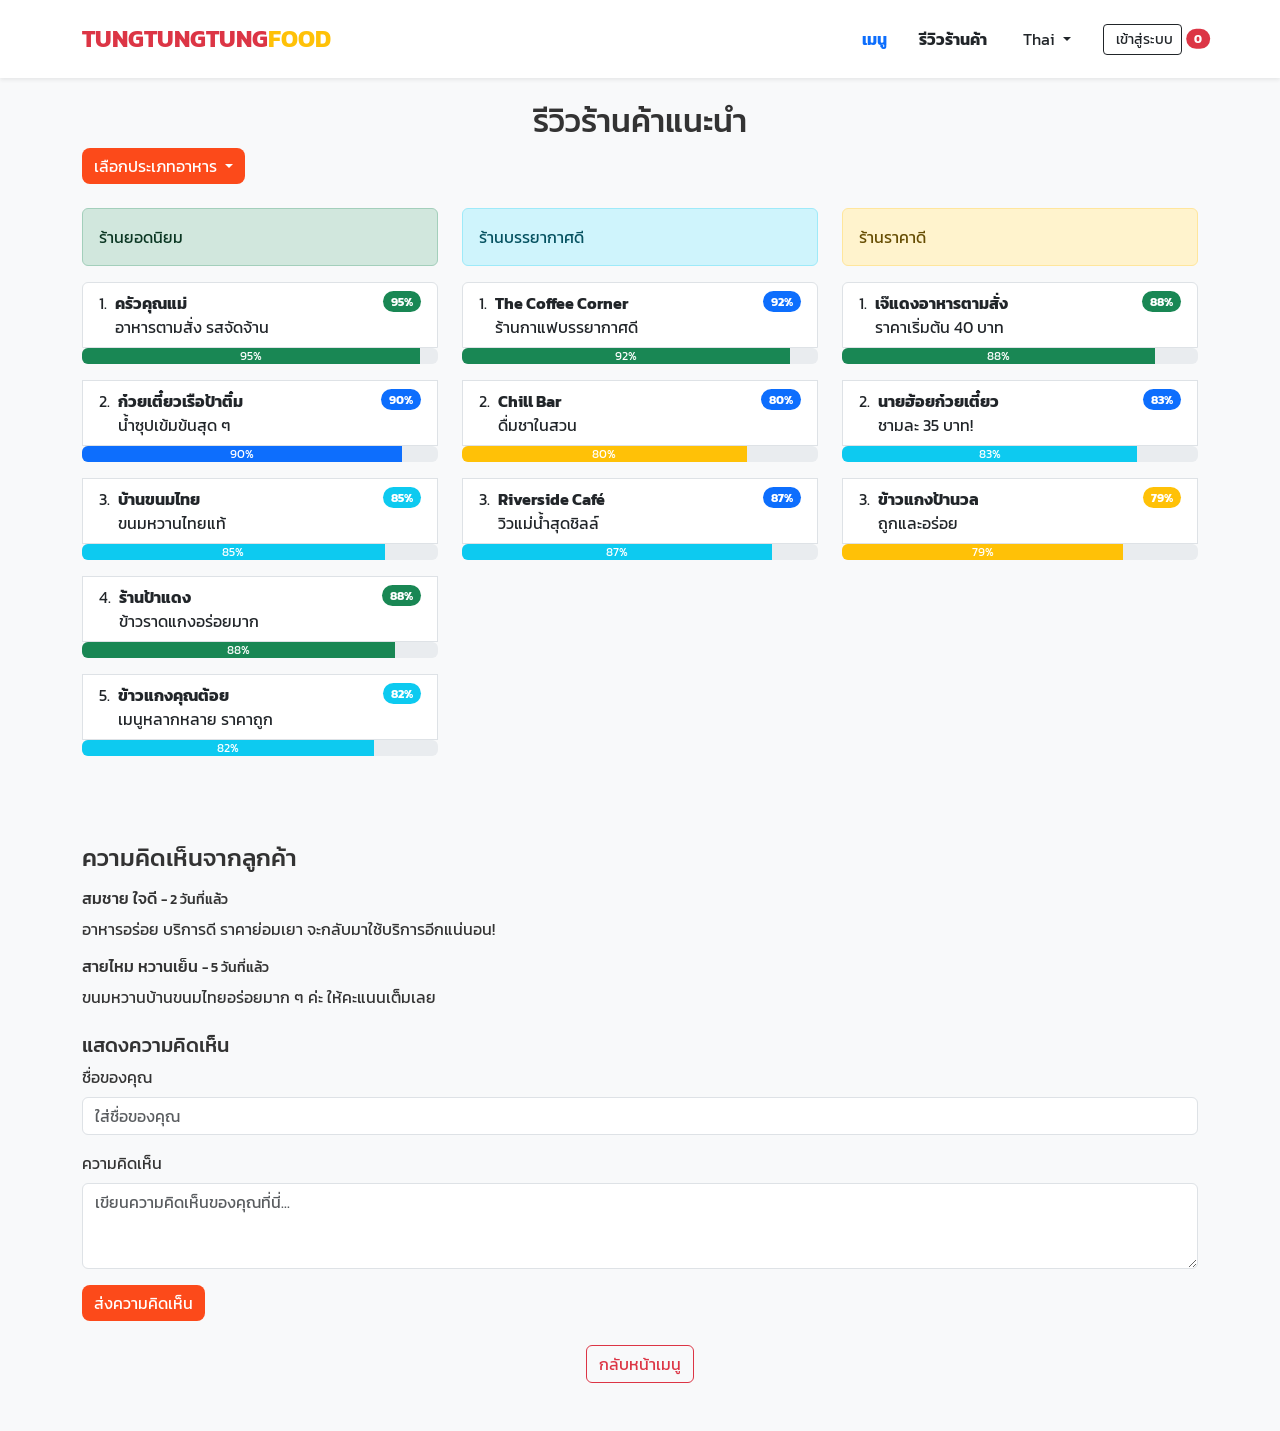
<file: web-food/reviews.html>
<!DOCTYPE html>
<html lang="th">
<head>
  <meta charset="utf-8">
  <meta name="viewport" content="width=device-width, initial-scale=1">
  <title>รีวิวร้านค้า - TUNGTUNGTUNGFOOD</title>
  <link href="https://fonts.googleapis.com/css2?family=Kanit:wght@300;400;600&display=swap" rel="stylesheet">
  <link href="https://cdn.jsdelivr.net/npm/bootstrap@5.3.3/dist/css/bootstrap.min.css" rel="stylesheet">
  <script src="https://cdn.jsdelivr.net/npm/bootstrap@5.3.3/dist/js/bootstrap.bundle.min.js"></script>
  <link rel="stylesheet" href="styles.css">
  <script>
    function handleComment(event) {
      event.preventDefault();
      const name = document.getElementById('username').value;
      const message = document.getElementById('comment').value;
      if (name && message) {
        const newComment = `
          <div class="comment-box">
            <h6>${name} <small>- เพิ่งแสดงความคิดเห็น</small></h6>
            <p>${message}</p>
          </div>
        `;
        document.getElementById('comment-list').insertAdjacentHTML('beforeend', newComment);
        document.getElementById('username').value = '';
        document.getElementById('comment').value = '';
      }
    }
  </script>
</head>
<body>
    <nav class="navbar bg-white shadow-sm py-3 sticky-top">
    <div class="container d-flex justify-content-between align-items-center">
      <a class="navbar-brand fw-bold d-flex align-items-center" href="index.html">
        <span class="text-danger fw-bold fs-4">TUNGTUNGTUNG<span class="text-warning">FOOD</span></span> 
      </a>
      <ul class="nav align-items-center">
        <li class="nav-item">
          <a href="menu.html" class="nav-link fw-bold" >เมนู</a>
        </li>
        <li class="nav-item">
          <a href="reviews.html" class="nav-link active fw-bold text-dark">รีวิวร้านค้า</a>
        </li>
        <li class="nav-item dropdown">
          <a class="nav-link dropdown-toggle text-dark" href="#" role="button" data-bs-toggle="dropdown" aria-expanded="false">
            <i class="fas fa-globe me-1"></i> Thai
          </a>
          <ul class="dropdown-menu">
            <li><a class="dropdown-item" href="#">English</a></li>
            <li><a class="dropdown-item" href="#">Japan</a></li>
          </ul>
        </li>
        <li class="nav-item mx-3">
          <a href="register.html" class="btn btn-outline-dark btn-sm"><i class="fas fa-user me-1"></i> เข้าสู่ระบบ</a>
        </li>
        <li class="nav-item">
          <a href="cart.html" class="text-decoration-none position-relative">
            <i class="fas fa-shopping-basket fa-lg text-dark"></i>
            <span id="cart-count" class="position-absolute top-0 start-100 translate-middle badge rounded-pill bg-danger">0</span>
          </a>
        </li>
      </ul>
    </div>
  </nav>

  <div class="container mt-4">
    <h2 class="text-center">รีวิวร้านค้าแนะนำ</h2>

    <div class="dropdown mb-4">
      <button class="btn btn-premium dropdown-toggle" type="button" data-bs-toggle="dropdown" aria-expanded="false">
        เลือกประเภทอาหาร
      </button>
      <ul class="dropdown-menu">
        <li><a class="dropdown-item" href="#">อาหารตามสั่ง</a></li>
        <li><a class="dropdown-item" href="#">ก๋วยเตี๋ยว</a></li>
        <li><a class="dropdown-item" href="#">ชา / กาแฟ</a></li>
        <li><a class="dropdown-item" href="#">ขนมหวาน</a></li>
      </ul>
    </div>

    <div class="row">
      <div class="col-md-4 mb-4">
        <div class="alert alert-success">ร้านยอดนิยม</div>
        <ul class="list-group list-group-numbered">
          <li class="list-group-item d-flex justify-content-between align-items-start">
            <div class="ms-2 me-auto">
              <div class="fw-bold">ครัวคุณแม่</div>
              อาหารตามสั่ง รสจัดจ้าน
            </div>
            <span class="badge bg-success rounded-pill">95%</span>
          </li>
          <div class="progress mb-3"><div class="progress-bar bg-success" style="width: 95%">95%</div></div>

          <li class="list-group-item d-flex justify-content-between align-items-start">
            <div class="ms-2 me-auto">
              <div class="fw-bold">ก๋วยเตี๋ยวเรือป้าติ๋ม</div>
              น้ำซุปเข้มข้นสุด ๆ
            </div>
            <span class="badge bg-primary rounded-pill">90%</span>
          </li>
          <div class="progress mb-3"><div class="progress-bar bg-primary" style="width: 90%">90%</div></div>

          <li class="list-group-item d-flex justify-content-between align-items-start">
            <div class="ms-2 me-auto">
              <div class="fw-bold">บ้านขนมไทย</div>
              ขนมหวานไทยแท้
            </div>
            <span class="badge bg-info rounded-pill">85%</span>
          </li>
          <div class="progress mb-3"><div class="progress-bar bg-info" style="width: 85%">85%</div></div>

          <li class="list-group-item d-flex justify-content-between align-items-start">
            <div class="ms-2 me-auto">
              <div class="fw-bold">ร้านป้าแดง</div>
              ข้าวราดแกงอร่อยมาก
            </div>
            <span class="badge bg-success rounded-pill">88%</span>
          </li>
          <div class="progress mb-3"><div class="progress-bar bg-success" style="width: 88%">88%</div></div>

          <li class="list-group-item d-flex justify-content-between align-items-start">
            <div class="ms-2 me-auto">
              <div class="fw-bold">ข้าวแกงคุณต้อย</div>
              เมนูหลากหลาย ราคาถูก
            </div>
            <span class="badge bg-info rounded-pill">82%</span>
          </li>
          <div class="progress mb-3"><div class="progress-bar bg-info" style="width: 82%">82%</div></div>
        </ul>
      </div>

      <div class="col-md-4 mb-4">
        <div class="alert alert-info">ร้านบรรยากาศดี</div>
        <ul class="list-group list-group-numbered">
          <li class="list-group-item d-flex justify-content-between align-items-start">
            <div class="ms-2 me-auto">
              <div class="fw-bold">The Coffee Corner</div>
              ร้านกาแฟบรรยากาศดี
            </div>
            <span class="badge bg-primary rounded-pill">92%</span>
          </li>
          <div class="progress mb-3"><div class="progress-bar bg-success" style="width: 92%">92%</div></div>

          <li class="list-group-item d-flex justify-content-between align-items-start">
            <div class="ms-2 me-auto">
              <div class="fw-bold">Chill Bar</div>
              ดื่มชาในสวน
            </div>
            <span class="badge bg-primary rounded-pill">80%</span>
          </li>
          <div class="progress mb-3"><div class="progress-bar bg-warning" style="width: 80%">80%</div></div>

          <li class="list-group-item d-flex justify-content-between align-items-start">
            <div class="ms-2 me-auto">
              <div class="fw-bold">Riverside Café</div>
              วิวแม่น้ำสุดชิลล์
            </div>
            <span class="badge bg-primary rounded-pill">87%</span>
          </li>
          <div class="progress mb-3"><div class="progress-bar bg-info" style="width: 87%">87%</div></div>
        </ul>
      </div>

      <div class="col-md-4 mb-4">
        <div class="alert alert-warning">ร้านราคาดี</div>
        <ul class="list-group list-group-numbered">
          <li class="list-group-item d-flex justify-content-between align-items-start">
            <div class="ms-2 me-auto">
              <div class="fw-bold">เจ๊แดงอาหารตามสั่ง</div>
              ราคาเริ่มต้น 40 บาท
            </div>
            <span class="badge bg-success rounded-pill">88%</span>
          </li>
          <div class="progress mb-3"><div class="progress-bar bg-success" style="width: 88%">88%</div></div>

          <li class="list-group-item d-flex justify-content-between align-items-start">
            <div class="ms-2 me-auto">
              <div class="fw-bold">นายฮ้อยก๋วยเตี๋ยว</div>
              ชามละ 35 บาท!
            </div>
            <span class="badge bg-primary rounded-pill">83%</span>
          </li>
          <div class="progress mb-3"><div class="progress-bar bg-info" style="width: 83%">83%</div></div>

          <li class="list-group-item d-flex justify-content-between align-items-start">
            <div class="ms-2 me-auto">
              <div class="fw-bold">ข้าวแกงป้านวล</div>
              ถูกและอร่อย
            </div>
            <span class="badge bg-warning rounded-pill">79%</span>
          </li>
          <div class="progress mb-3"><div class="progress-bar bg-warning" style="width: 79%">79%</div></div>
        </ul>   
      </div>

    <div class="mt-5">
      <h4 class="mb-3">ความคิดเห็นจากลูกค้า</h4>
      <div id="comment-list">
        <div class="comment-box">
          <h6>สมชาย ใจดี <small> - 2 วันที่แล้ว</small></h6>
          <p>อาหารอร่อย บริการดี ราคาย่อมเยา จะกลับมาใช้บริการอีกแน่นอน!</p>
        </div>
        <div class="comment-box">
          <h6>สายไหม หวานเย็น <small> - 5 วันที่แล้ว</small></h6>
          <p>ขนมหวานบ้านขนมไทยอร่อยมาก ๆ ค่ะ ให้คะแนนเต็มเลย</p>
        </div>
      </div>

      <h5 class="mt-4">แสดงความคิดเห็น</h5>
      <form onsubmit="handleComment(event)">
        <div class="mb-3">
          <label for="username" class="form-label">ชื่อของคุณ</label>
          <input type="text" class="form-control" id="username" placeholder="ใส่ชื่อของคุณ">
        </div>
        <div class="mb-3">
          <label for="comment" class="form-label">ความคิดเห็น</label>
          <textarea class="form-control" id="comment" rows="3" placeholder="เขียนความคิดเห็นของคุณที่นี่..."></textarea>
        </div>
        <button type="submit" class="btn btn-premium">ส่งความคิดเห็น</button>
      </form>
    </div>

    <div class="text-center mt-4 mb-5">
      <a href="index.html" class="btn btn-outline-danger">กลับหน้าเมนู</a>
    </div>
  </div>
</body>
</html>
</file>
<file: web-food/styles.css>
:root {
  --primary: #fc4a1a;
  --secondary: #f7b733;
  --bg-color: #f8f9fa;
  --text-dark: #333333;
  --card-radius: 12px;
  --transition: all 0.3s ease;
}

body {
  font-family: 'Kanit', sans-serif;
  background-color: var(--bg-color);
  color: var(--text-dark);
}

/* Navbar */
.navbar {
  box-shadow: 0 2px 10px rgba(0, 0, 0, 0.05);
}

/* Hero Section (index.html) */
.hero-section {
  background: linear-gradient(to right, var(--secondary), var(--primary));
  padding: 80px 0;
  color: white;
}
.search-box {
  background: white;
  border-radius: var(--card-radius);
  padding: 25px;
  box-shadow: 0 10px 30px rgba(0,0,0,0.1);
  max-width: 600px;
  margin: auto;
}
.btn-option {
  border-radius: 20px;
  padding: 8px 20px;
  transition: var(--transition);
}
.btn-option.active {
  background-color: var(--secondary);
  color: white;
  border: none;
}

/* Food Cards */
.food-card {
  border: none;
  border-radius: var(--card-radius);
  box-shadow: 0 4px 6px rgba(0,0,0,0.05);
  transition: var(--transition);
  overflow: hidden;
  background: white;
  display: flex;
  flex-direction: column;
}
.food-card:hover {
  transform: translateY(-5px);
  box-shadow: 0 12px 20px rgba(0,0,0,0.1);
}
.food-card img {
  height: 200px;
  object-fit: cover;
  transition: transform 0.5s ease;
  width: 100%;
}
.food-card:hover img {
  transform: scale(1.05);
}
.discount-badge {
  position: absolute;
  top: 15px;
  left: 15px;
  background-color: var(--primary);
  color: white;
  padding: 6px 12px;
  font-weight: bold;
  border-radius: 8px;
  box-shadow: 0 2px 5px rgba(252, 74, 26, 0.3);
  z-index: 10;
}
.card-footer {
  background-color: transparent;
  border-top: none;
  font-size: 1rem;
  color: var(--primary);
  font-weight: bold;
}

/* Custom Buttons */
.btn-premium {
  background: var(--primary);
  color: white;
  border-radius: 8px;
  border: none;
  transition: var(--transition);
}
.btn-premium:hover {
  background: #e03e00;
  color: white;
  transform: translateY(-2px);
  box-shadow: 0 4px 10px rgba(224, 62, 0, 0.3);
}

/* Sidebar (menu.html) */
.sidebar {
  padding: 20px;
  height: calc(100vh - 80px);
  position: fixed;
  width: 240px;
  overflow-y: auto;
  background-color: transparent;
}
.sidebar h5 {
  margin-bottom: 20px;
  font-weight: 600;
  color: var(--primary);
}
.sidebar a {
  display: block;
  padding: 12px 15px;
  color: var(--text-dark);
  text-decoration: none;
  border-radius: 8px;
  transition: var(--transition);
  margin-bottom: 5px;
}
.sidebar a:hover, .sidebar a.active {
  background-color: white;
  color: var(--primary);
  box-shadow: 0 2px 5px rgba(0,0,0,0.05);
}
.content {
  margin-left: 260px;
  padding: 20px 0;
}
@media (max-width: 768px) {
  .content { margin-left: 0; }
  .sidebar { 
    position: static; 
    height: auto; 
    width: 100%; 
    margin-bottom: 20px; 
    display: flex; 
    flex-wrap: nowrap; 
    gap: 10px;
    overflow-x: auto;
    padding: 10px 0;
  }
  .sidebar a { white-space: nowrap; }
}
</file>
